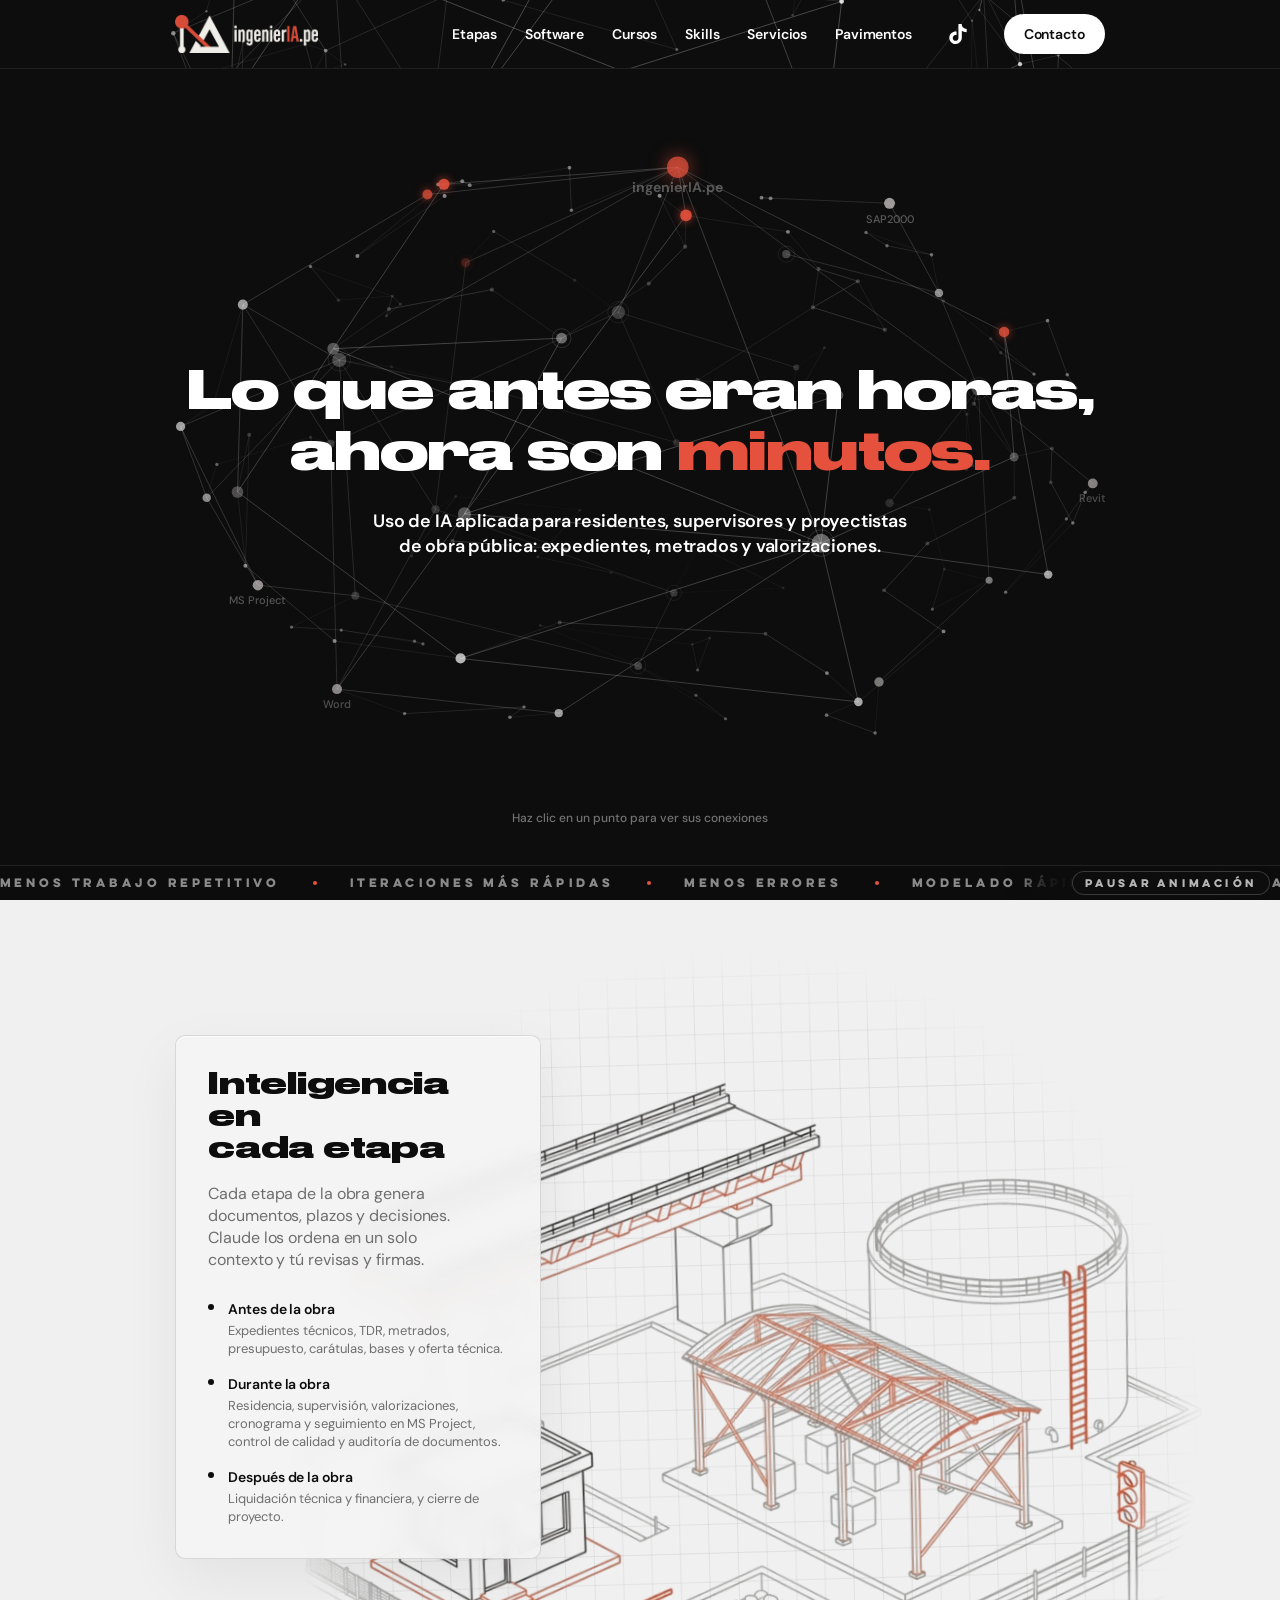
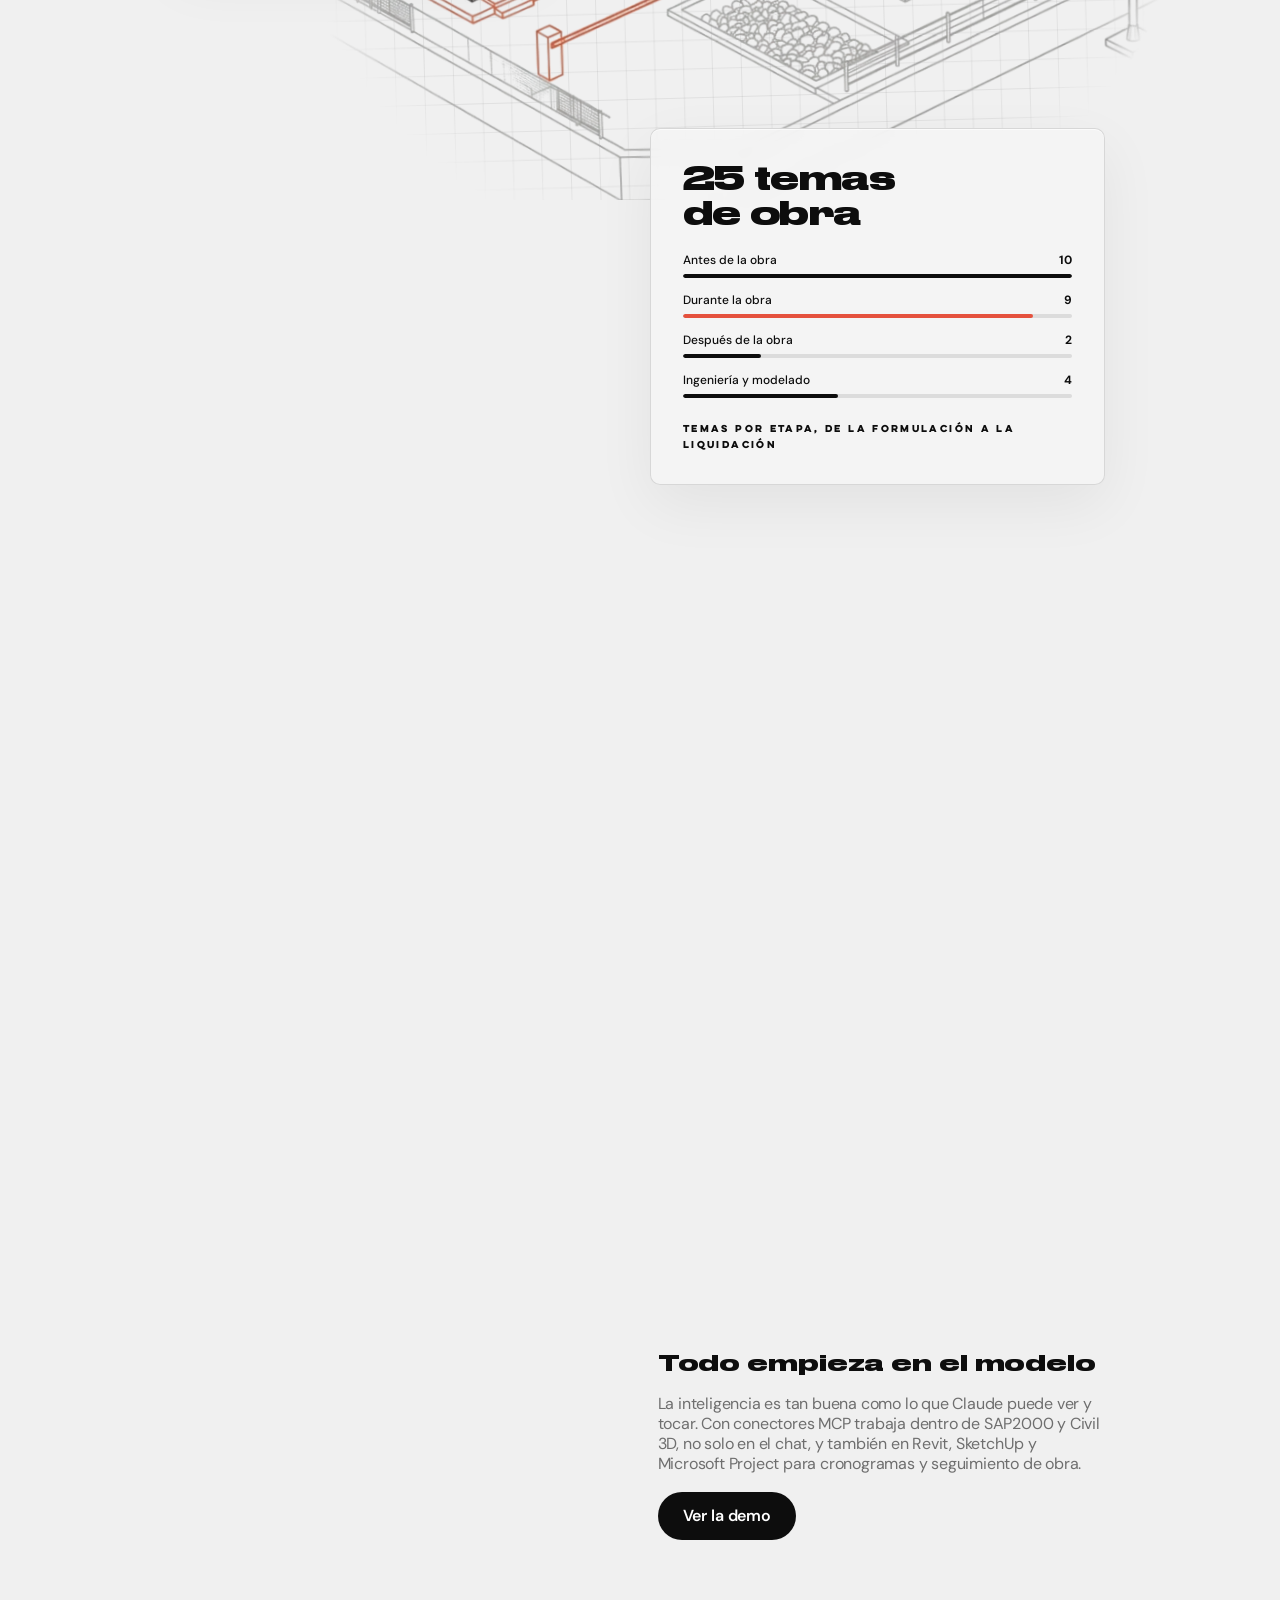
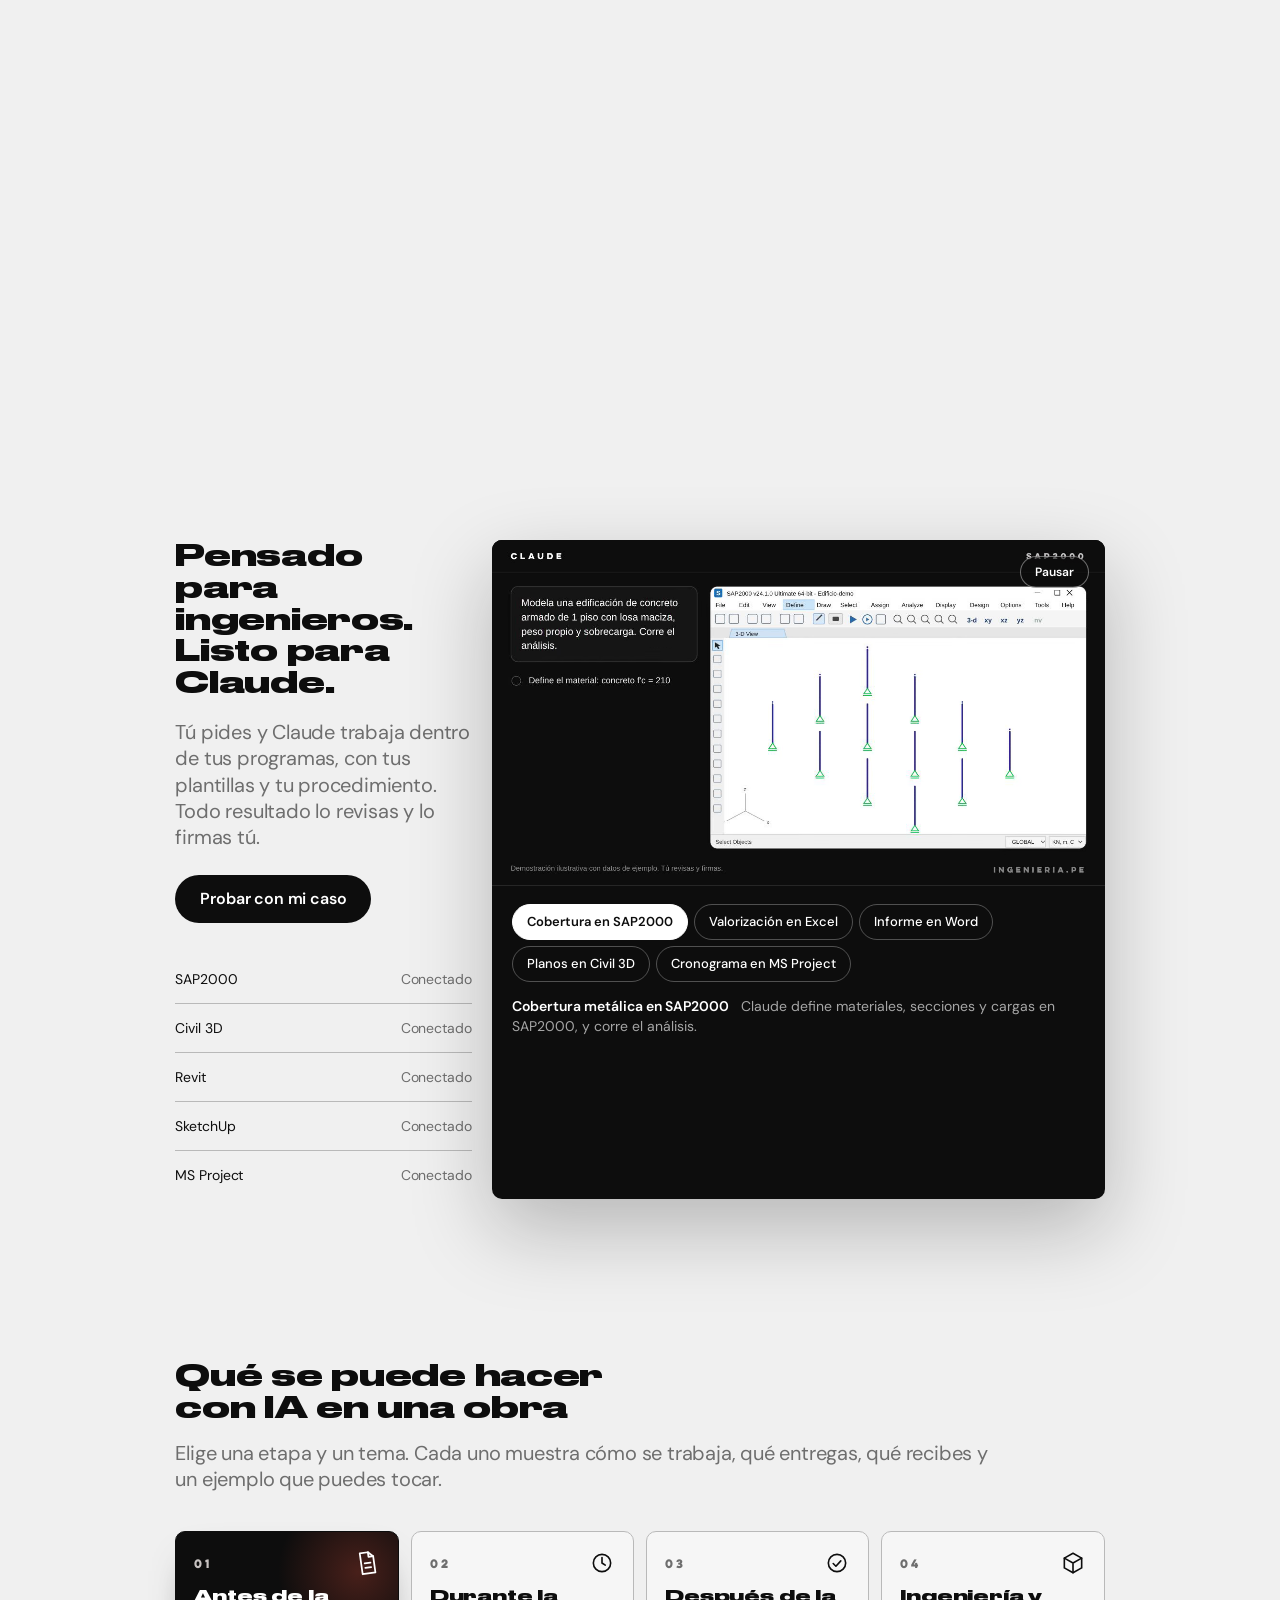
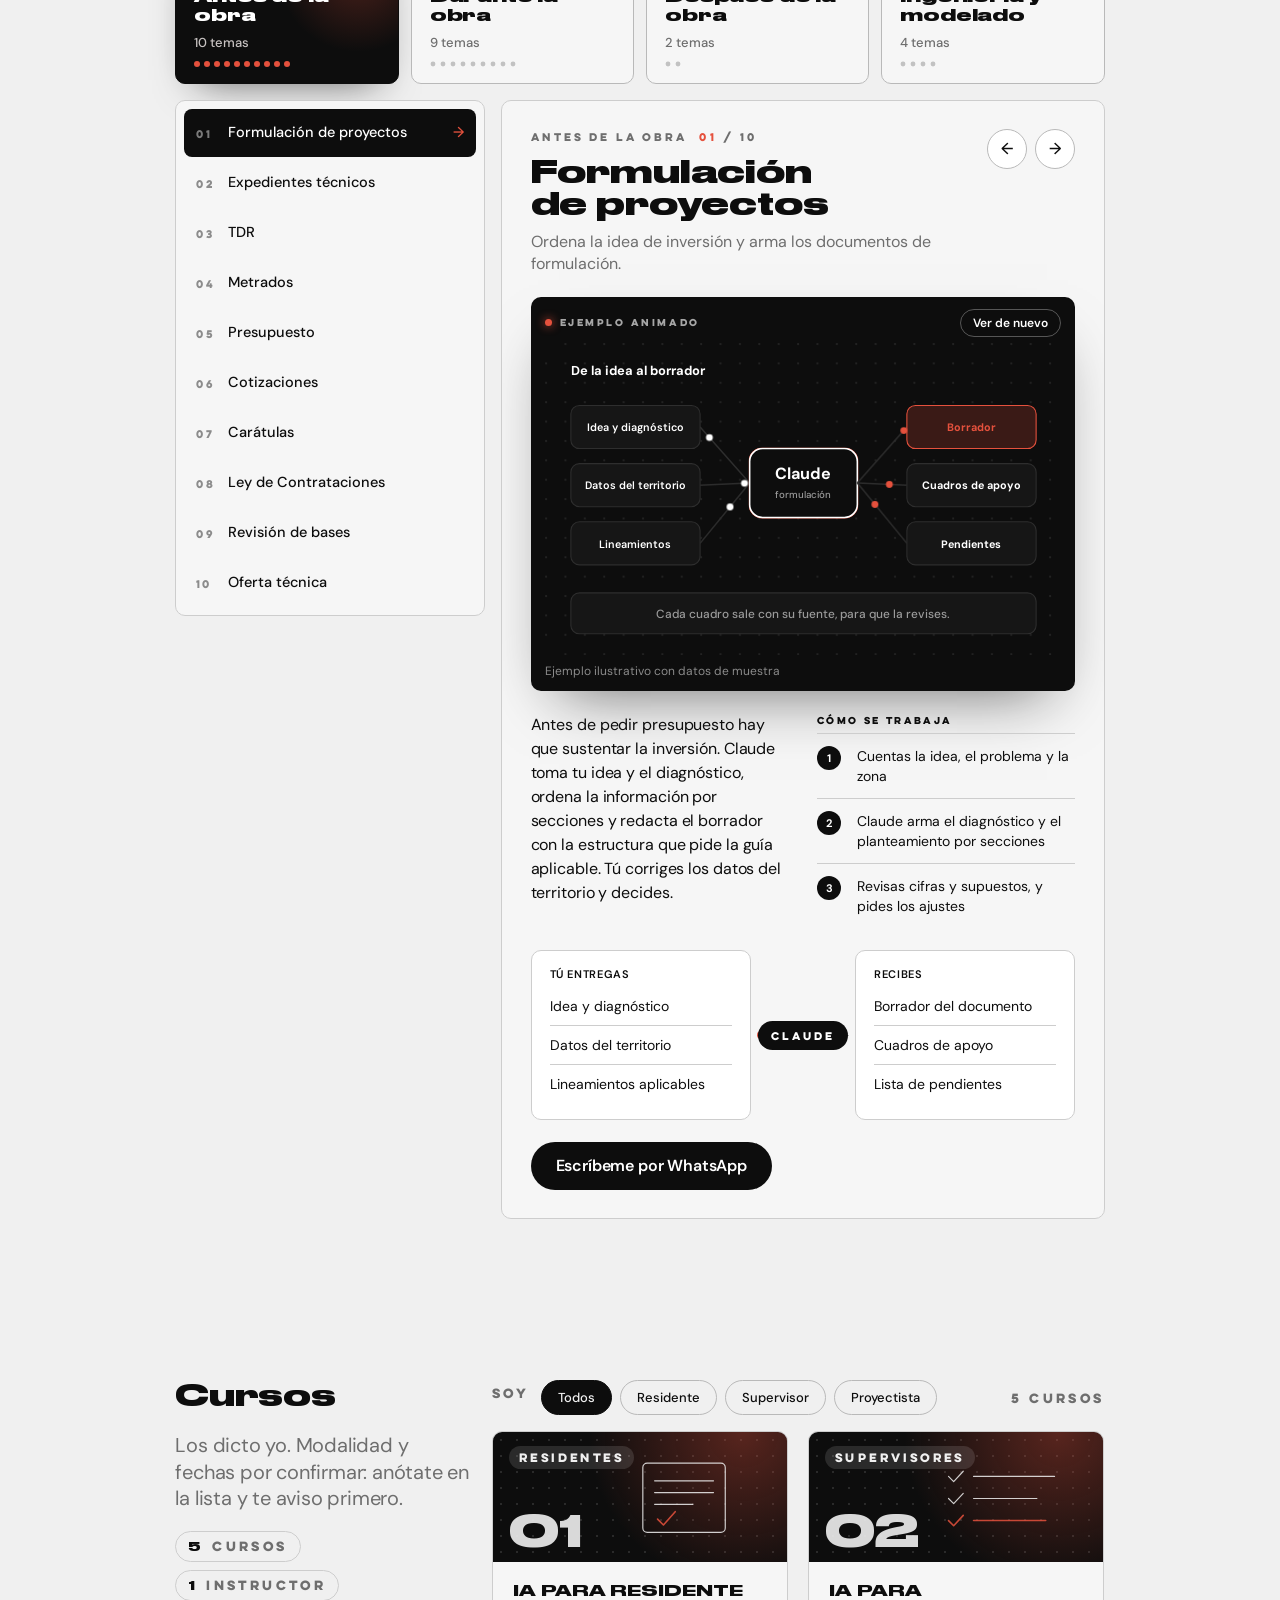
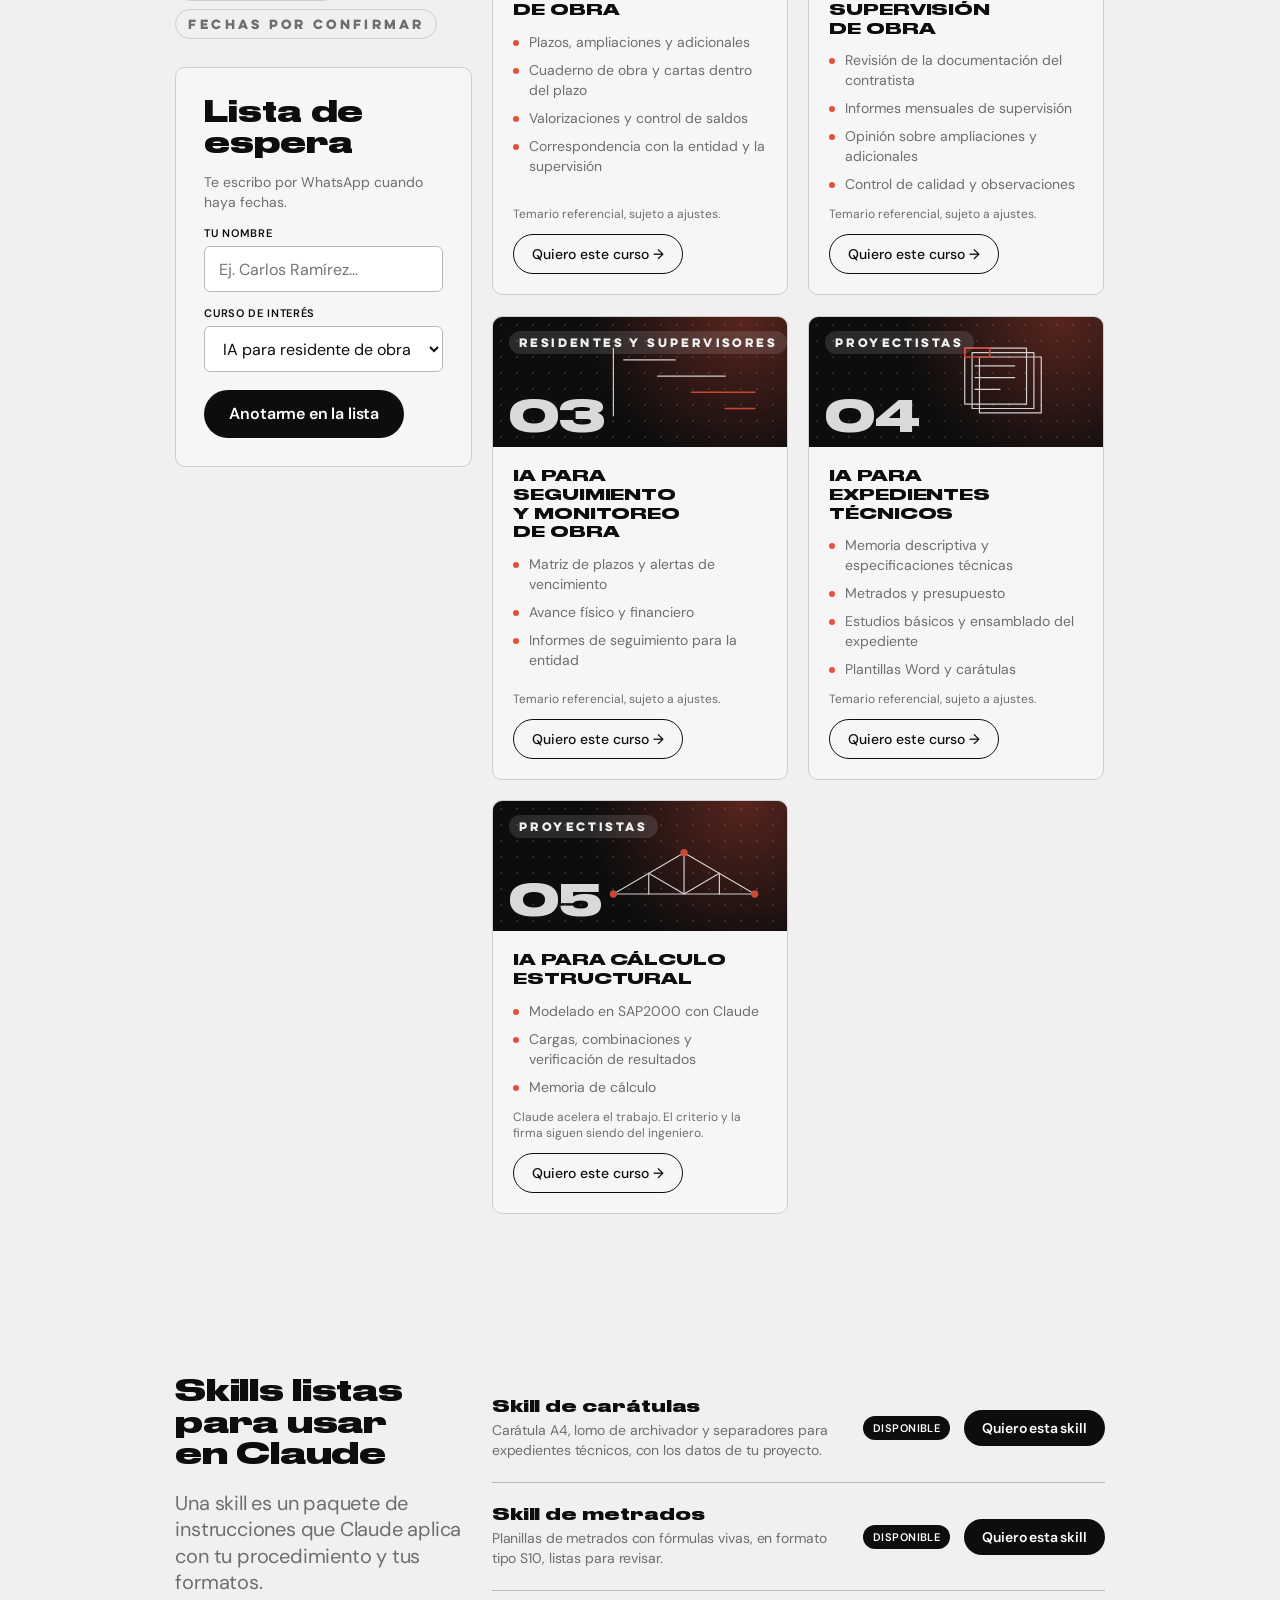
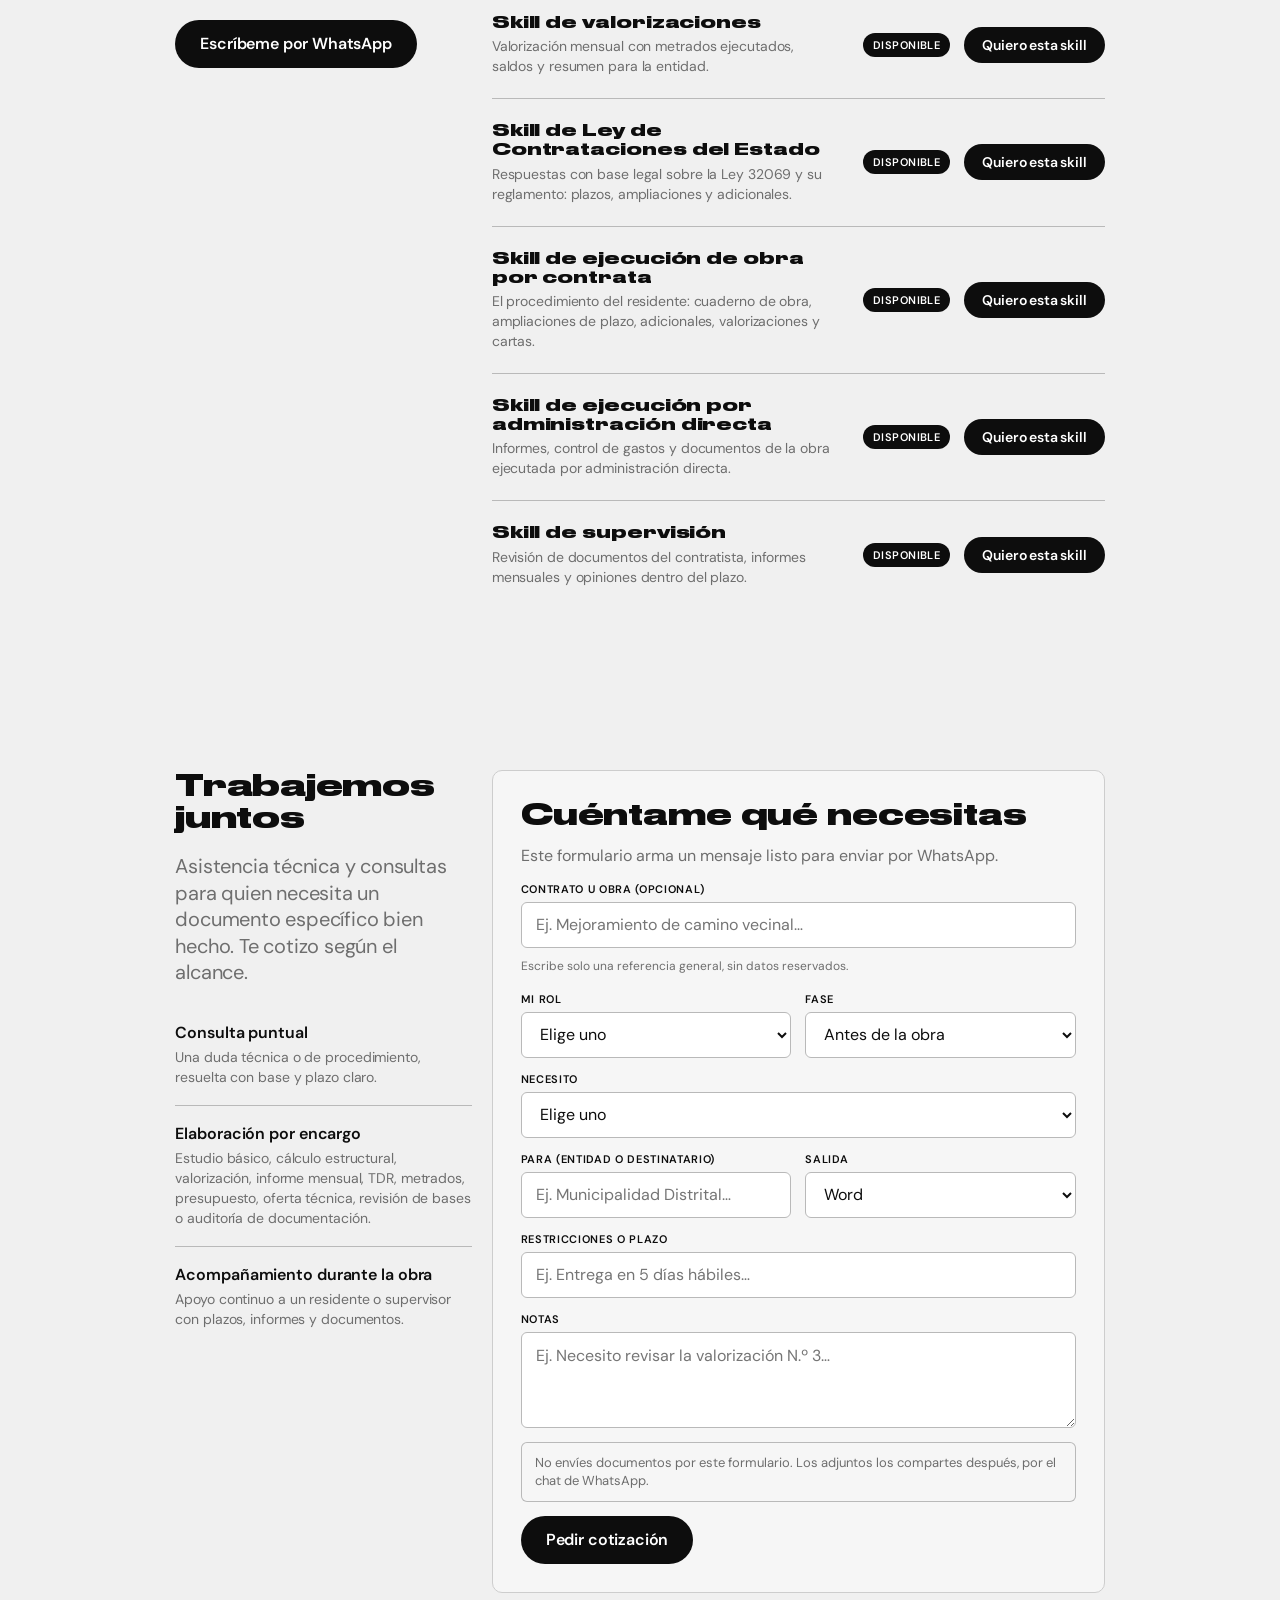
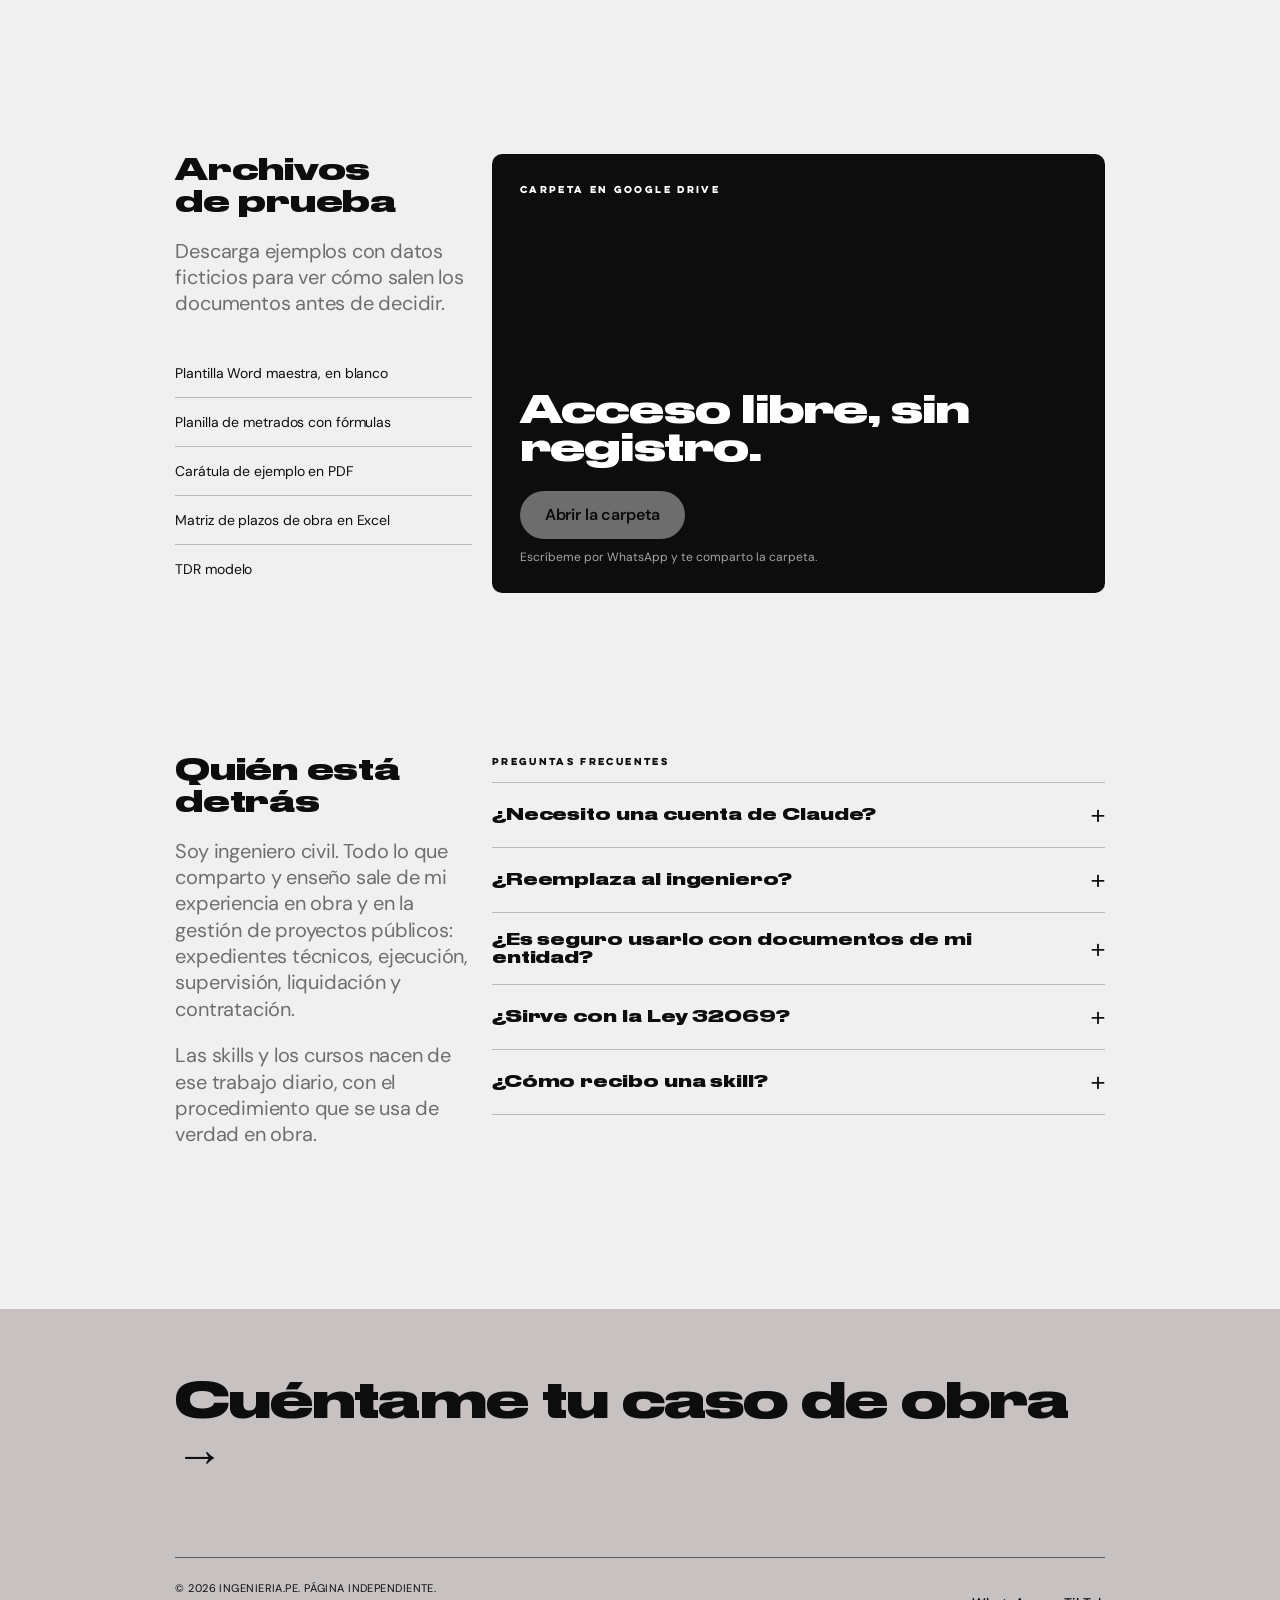
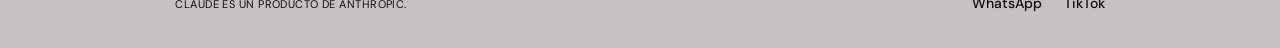
<file: index.html>
<!doctype html>
<html lang="es">
<head>
  <meta charset="utf-8">
  <meta name="viewport" content="width=device-width, initial-scale=1">
  <title>ingenierIA.pe | Lo que antes eran horas, ahora son minutos</title>
  <meta name="description" content="Skills, cursos y asistencia técnica con Claude para residentes, supervisores y consultores de obras públicas en el Perú.">
  <meta name="theme-color" content="#0D0D0D">
  <meta name="color-scheme" content="dark light">
  <meta property="og:type" content="website">
  <meta property="og:locale" content="es_PE">
  <meta property="og:title" content="ingenierIA.pe | Lo que antes eran horas, ahora son minutos">
  <meta property="og:description" content="Skills, cursos y asistencia técnica con Claude para residentes, supervisores y proyectistas de obra pública.">
  <script>document.documentElement.classList.add("js");</script>
  <link rel="icon" type="image/png" href="assets/img/simbolo.png">
  <link rel="preconnect" href="https://fonts.googleapis.com">
  <link rel="preconnect" href="https://fonts.gstatic.com" crossorigin>
  <link href="https://fonts.googleapis.com/css2?family=DM+Sans:opsz,wght@9..40,400;9..40,500;9..40,600;9..40,700&display=swap" rel="stylesheet">
  <link rel="preload" href="assets/fonts/web/druk-wide.woff2" as="font" type="font/woff2" crossorigin>
  <link rel="preload" href="assets/fonts/web/lulo-clean.woff2" as="font" type="font/woff2" crossorigin>
  <link rel="stylesheet" href="css/estilos.css">
</head>
<body>
<a class="skip" href="#contenido">Saltar al contenido</a>

<canvas id="orbita" aria-hidden="true"></canvas>

<header class="nav" id="nav">
  <canvas id="navgraph" aria-hidden="true"></canvas>
  <div class="nav__in">
    <a class="logo" translate="no" href="#inicio" aria-label="ingenierIA.pe, inicio"><img class="logo__d" src="assets/img/logo-oscuro.png" alt="ingenierIA.pe" width="143" height="38"><img class="logo__l" src="assets/img/logo-claro.png" alt="" width="143" height="38"></a>
    <nav class="nav__links" id="menu" aria-label="Principal">
      <a href="#capas">Etapas</a>
      <a href="#software">Software</a>
      <a href="#cursos">Cursos</a>
      <a href="#skills">Skills</a>
      <a href="#servicios">Servicios</a>
      <a href="pavimentos/">Pavimentos</a>
    </nav>
    <a class="nav__tt" href="https://www.tiktok.com/@ingenieria_pe" target="_blank" rel="noopener" aria-label="TikTok de ingenierIA.pe"><svg viewBox="0 0 24 24" width="20" height="20" aria-hidden="true" focusable="false"><path fill="currentColor" d="M12.525.02c1.31-.02 2.61-.01 3.91-.02.08 1.53.63 3.09 1.75 4.17 1.12 1.11 2.7 1.62 4.24 1.79v4.03c-1.44-.05-2.89-.35-4.2-.97-.57-.26-1.1-.59-1.62-.93-.01 2.92.01 5.84-.02 8.75-.08 1.4-.54 2.79-1.35 3.94-1.31 1.92-3.58 3.17-5.91 3.21-1.43.08-2.86-.31-4.08-1.03-2.02-1.19-3.44-3.37-3.65-5.71-.02-.5-.03-1-.01-1.49.18-1.9 1.12-3.72 2.58-4.96 1.66-1.44 3.98-2.13 6.15-1.72.02 1.48-.04 2.96-.04 4.44-.99-.32-2.15-.23-3.02.37-.63.41-1.11 1.04-1.36 1.75-.21.51-.15 1.07-.14 1.61.24 1.64 1.82 3.02 3.5 2.87 1.12-.01 2.19-.66 2.77-1.61.19-.33.4-.67.41-1.06.1-1.79.06-3.57.07-5.36.01-4.03-.01-8.05.02-12.07z"/></svg></a>
    <a class="pill js-wa" href="https://wa.me/51957252957?text=Hola%2C%20vi%20tu%20p%C3%A1gina%20ingenierIA.pe%20y%20quiero%20hacerte%20una%20consulta." target="_blank" rel="noopener">Contacto</a>
    <button class="nav__toggle" type="button" aria-expanded="false" aria-controls="menu" id="navToggle">Menú</button>
  </div>
</header>

<main id="contenido" tabindex="-1">

  <!-- Hero -->
  <section class="hero" id="inicio">
    <div class="hero__in">
      <h1 class="hero__h1"><span class="ln"><span>Lo que antes eran horas,</span></span><span class="ln"><span>ahora son <b class="hl">minutos.</b></span></span></h1>
      <div class="ln ln--sub"><p class="hero__sub"><span>Uso de IA aplicada para residentes, supervisores y proyectistas de obra pública: expedientes, metrados y valorizaciones.</span></p></div>
    </div>
    <div class="faja" role="group" aria-label="Menos trabajo repetitivo, iteraciones más rápidas, menos errores, modelado rápido, cada cifra con su sustento, tú decides y la IA ejecuta">
      <div class="faja__t"><div class="faja__g"><span class="faja__i">Menos trabajo repetitivo</span><i class="faja__s" aria-hidden="true"></i><span class="faja__i">Iteraciones más rápidas</span><i class="faja__s" aria-hidden="true"></i><span class="faja__i">Menos errores</span><i class="faja__s" aria-hidden="true"></i><span class="faja__i">Modelado rápido</span><i class="faja__s" aria-hidden="true"></i><span class="faja__i">Cada cifra con su sustento</span><i class="faja__s" aria-hidden="true"></i><span class="faja__i">Tú decides, la IA ejecuta</span><i class="faja__s" aria-hidden="true"></i><span class="faja__i">Menos trabajo repetitivo</span><i class="faja__s" aria-hidden="true"></i><span class="faja__i">Iteraciones más rápidas</span><i class="faja__s" aria-hidden="true"></i><span class="faja__i">Menos errores</span><i class="faja__s" aria-hidden="true"></i><span class="faja__i">Modelado rápido</span><i class="faja__s" aria-hidden="true"></i><span class="faja__i">Cada cifra con su sustento</span><i class="faja__s" aria-hidden="true"></i><span class="faja__i">Tú decides, la IA ejecuta</span><i class="faja__s" aria-hidden="true"></i></div><div class="faja__g" aria-hidden="true"><span class="faja__i">Menos trabajo repetitivo</span><i class="faja__s" aria-hidden="true"></i><span class="faja__i">Iteraciones más rápidas</span><i class="faja__s" aria-hidden="true"></i><span class="faja__i">Menos errores</span><i class="faja__s" aria-hidden="true"></i><span class="faja__i">Modelado rápido</span><i class="faja__s" aria-hidden="true"></i><span class="faja__i">Cada cifra con su sustento</span><i class="faja__s" aria-hidden="true"></i><span class="faja__i">Tú decides, la IA ejecuta</span><i class="faja__s" aria-hidden="true"></i><span class="faja__i">Menos trabajo repetitivo</span><i class="faja__s" aria-hidden="true"></i><span class="faja__i">Iteraciones más rápidas</span><i class="faja__s" aria-hidden="true"></i><span class="faja__i">Menos errores</span><i class="faja__s" aria-hidden="true"></i><span class="faja__i">Modelado rápido</span><i class="faja__s" aria-hidden="true"></i><span class="faja__i">Cada cifra con su sustento</span><i class="faja__s" aria-hidden="true"></i><span class="faja__i">Tú decides, la IA ejecuta</span><i class="faja__s" aria-hidden="true"></i></div></div>
      <button class="faja__p" type="button" id="pausaBtn" aria-pressed="false">Pausar animación</button>
    </div>
  </section>

  <div class="panel">

    <!-- Inteligencia en cada etapa: escena fija que cambia con el scroll -->
    <section class="scrolly" id="capas" aria-label="Inteligencia en cada etapa de la obra">
      <div class="scrolly__track" id="track">
        <div class="scrolly__stick">
          <svg id="escena" viewBox="130 70 760 600" role="img" aria-label="Una obra en vista isométrica con caseta, reservorio, puente, cobertura metálica y semáforo, y una pila de programas de ingeniería conectados a Claude"></svg>
        </div>

        <div class="scrolly__over">
          <figure class="fig-m" data-fig="site" aria-hidden="true"></figure>

          <article class="card card--layers">
            <h2>Inteligencia en<br>cada etapa</h2>
            <p class="lede">Cada etapa de la obra genera documentos, plazos y decisiones. Claude los ordena en un solo contexto y tú revisas y firmas.</p>
            <ul class="bul">
              <li><b>Antes de la obra</b><span>Expedientes técnicos, TDR, metrados, presupuesto, carátulas, bases y oferta técnica.</span></li>
              <li><b>Durante la obra</b><span>Residencia, supervisión, valorizaciones, cronograma y seguimiento en MS Project, control de calidad y auditoría de documentos.</span></li>
              <li><b>Después de la obra</b><span>Liquidación técnica y financiera, y cierre de proyecto.</span></li>
            </ul>
          </article>

          <article class="card card--stat" id="statCard">
            <h2><span id="statN">24</span> temas de obra</h2>
            <div class="bars" id="stageBars"></div>
            <p class="caps" id="statCap">De la formulación a la liquidación, con IA</p>
          </article>

          <figure class="fig-m" data-fig="stack" aria-hidden="true"></figure>

          <div class="model">
            <h3>Todo empieza en el modelo</h3>
            <p>La inteligencia es tan buena como lo que Claude puede ver y tocar. Con conectores MCP trabaja dentro de SAP2000 y Civil 3D, no solo en el chat, y también en Revit, SketchUp y Microsoft Project para cronogramas y seguimiento de obra.</p>
            <a class="btn" href="#software">Ver la demo</a>
          </div>
        </div>
      </div>
    </section>

    <!-- Demo en pantalla dividida -->
    <section class="sec" id="software">
      <div class="gc gc--split">
        <div class="split__txt">
          <h2>Pensado para ingenieros. Listo para Claude.</h2>
          <p>Tú pides y Claude trabaja dentro de tus programas, con tus plantillas y tu procedimiento. Todo resultado lo revisas y lo firmas tú.</p>
          <a class="btn js-wa" href="https://wa.me/51957252957?text=Hola%2C%20vi%20tu%20p%C3%A1gina%20ingenierIA.pe%20y%20quiero%20hacerte%20una%20consulta." target="_blank" rel="noopener">Probar con mi caso</a>
          <ul class="rows rows--sm" aria-label="Conectores">
            <li><span>SAP2000</span><em>Conectado</em></li>
            <li><span>Civil 3D</span><em>Conectado</em></li>
            <li><span>Revit</span><em>Conectado</em></li>
            <li><span>SketchUp</span><em>Conectado</em></li>
            <li><span>MS Project</span><em>Conectado</em></li>
          </ul>
        </div>
        <div class="demo">
          <div class="screen" id="demoScreen" role="tabpanel">
            <video id="demoVideo" muted loop playsinline preload="metadata" aria-label="Demostración en video"></video>
            <div class="slot" id="demoSlot">
              <div class="slot__split"><span>Claude</span><span id="slotApp">SAP2000</span></div>
              <p>Demo en preparación. <code id="slotFile" hidden>assets/video/sap2000-cobertura.mp4</code></p>
            </div>
            <button class="pause" type="button" id="demoToggle" hidden>Pausar</button>
          </div>
          <div class="demo__bar">
            <div class="tabs" role="tablist" aria-label="Elige una demostración" id="demoTabs">
              <button class="tab" role="tab" aria-selected="true" aria-controls="demoScreen" data-demo="sap">Cobertura en SAP2000</button>
              <button class="tab" role="tab" aria-selected="false" aria-controls="demoScreen" data-demo="excel">Valorización en Excel</button>
              <button class="tab" role="tab" aria-selected="false" aria-controls="demoScreen" data-demo="word">Informe en Word</button>
              <button class="tab" role="tab" aria-selected="false" aria-controls="demoScreen" data-demo="civil">Planos en Civil 3D</button>
              <button class="tab" role="tab" aria-selected="false" aria-controls="demoScreen" data-demo="project">Cronograma en MS Project</button>
            </div>
            <p class="demo__cap"><b id="demoName">Cobertura metálica en SAP2000</b> <span id="demoCap">Claude define materiales, secciones y cargas en SAP2000, y corre el análisis.</span></p>
          </div>
        </div>
      </div>
    </section>

    <!-- Qué se puede hacer -->
    <section class="sec" id="catalogo">
      <div class="gc">
        <div class="cat__head">
          <h2>Qué se puede hacer con IA en una obra</h2>
          <p>Elige una etapa y un tema. Cada uno muestra cómo se trabaja, qué entregas, qué recibes y un ejemplo que puedes tocar.</p>
        </div>
        <div class="cat">
          <div class="cat__stages" role="tablist" aria-label="Etapa de la obra" id="etapaTabs"></div>
          <div class="cat__body">
            <div class="cat__list" role="tablist" aria-orientation="vertical" aria-label="Tema" id="temaChips"></div>
            <div class="cat__main" id="catMain">
              <div class="tema" id="temaPanel" aria-live="polite"></div>
            </div>
          </div>
        </div>
      </div>
    </section>

    <!-- Cursos -->
    <section class="sec" id="cursos">
      <div class="gc gc--split gc--cursos">
        <div class="split__txt">
          <h2>Cursos</h2>
          <p>Los dicto yo. Modalidad y fechas por confirmar: anótate en la lista y te aviso primero.</p>
          <ul class="cstats" aria-label="Datos de los cursos"><li><b>5</b> cursos</li><li><b>1</b> instructor</li><li>Fechas por confirmar</li></ul>
          <form class="box form" id="formCurso" novalidate>
            <h3>Lista de espera</h3>
            <p class="muted">Te escribo por WhatsApp cuando haya fechas.</p>
            <div class="field">
              <label for="cNombre">Tu nombre</label>
              <input id="cNombre" name="nombre" type="text" autocomplete="name" placeholder="Ej. Carlos Ramírez…" required>
              <span class="err" aria-live="polite"></span>
            </div>
            <div class="field">
              <label for="cCurso">Curso de interés</label>
              <select id="cCurso" name="curso">
                <option>IA para residente de obra</option>
                <option>IA para supervisión de obra</option>
                <option>IA para seguimiento y monitoreo de obra</option>
                <option>IA para expedientes técnicos</option>
                <option>IA para cálculo estructural</option>
                <option>Cualquiera, avísame de todos</option>
              </select>
            </div>
            <button class="btn" type="submit">Anotarme en la lista</button>
          </form>
        </div>
        <div class="cwrap">
          <div class="cfilter" role="group" aria-label="Filtrar cursos por rol">
            <span class="lbl">Soy</span>
            <button type="button" aria-pressed="true" data-rol="todos">Todos</button>
            <button type="button" aria-pressed="false" data-rol="res">Residente</button>
            <button type="button" aria-pressed="false" data-rol="sup">Supervisor</button>
            <button type="button" aria-pressed="false" data-rol="proy">Proyectista</button>
            <span class="cfilter__n" id="cCount" aria-live="polite">5 cursos</span>
          </div>
          <div class="cgrid" id="cursosList">
          <article class="ccard" data-curso="IA para residente de obra" data-roles="res" style="--i:0">
            <div class="ccard__cover"><span class="ccard__n">01</span><span class="ccard__tag">Residentes</span><svg viewBox="0 0 280 120" aria-hidden="true" class="ccard__art"><path class="m-draw" pathLength="1" style="--d:0" d="M90 14h100a6 6 0 0 1 6 6v82a6 6 0 0 1-6 6H90a6 6 0 0 1-6-6V20a6 6 0 0 1 6-6z"/><path class="m-draw" pathLength="1" style="--d:1" d="M100 38h80"/><path class="m-draw" pathLength="1" style="--d:2" d="M100 54h80"/><path class="m-draw" pathLength="1" style="--d:3" d="M100 70h52"/><path class="m-draw r" pathLength="1" style="--d:4" d="M104 90l8 8 16-18"/></svg></div>
            <div class="ccard__body">
              <h3>IA para residente de obra</h3>
              <ul><li>Plazos, ampliaciones y adicionales</li><li>Cuaderno de obra y cartas dentro del plazo</li><li>Valorizaciones y control de saldos</li><li>Correspondencia con la entidad y la supervisión</li></ul>
              <p class="ccard__note">Temario referencial, sujeto a ajustes.</p>
              <button class="ccard__cta" type="button">Quiero este curso <span aria-hidden="true">&rarr;</span></button>
            </div>
          </article>
          <article class="ccard" data-curso="IA para supervisión de obra" data-roles="sup" style="--i:1">
            <div class="ccard__cover"><span class="ccard__n">02</span><span class="ccard__tag">Supervisores</span><svg viewBox="0 0 280 120" aria-hidden="true" class="ccard__art"><path class="m-draw" pathLength="1" style="--d:0" d="M70 32l7 7 13-14"/><path class="m-draw" pathLength="1" style="--d:1" d="M104 32h110"/><path class="m-draw" pathLength="1" style="--d:2" d="M70 62l7 7 13-14"/><path class="m-draw" pathLength="1" style="--d:3" d="M104 62h86"/><path class="m-draw r" pathLength="1" style="--d:4" d="M70 92l7 7 13-14"/><path class="m-draw r" pathLength="1" style="--d:5" d="M104 92h98"/></svg></div>
            <div class="ccard__body">
              <h3>IA para supervisión de obra</h3>
              <ul><li>Revisión de la documentación del contratista</li><li>Informes mensuales de supervisión</li><li>Opinión sobre ampliaciones y adicionales</li><li>Control de calidad y observaciones</li></ul>
              <p class="ccard__note">Temario referencial, sujeto a ajustes.</p>
              <button class="ccard__cta" type="button">Quiero este curso <span aria-hidden="true">&rarr;</span></button>
            </div>
          </article>
          <article class="ccard" data-curso="IA para seguimiento y monitoreo de obra" data-roles="res sup" style="--i:2">
            <div class="ccard__cover"><span class="ccard__n">03</span><span class="ccard__tag">Residentes y supervisores</span><svg viewBox="0 0 280 120" aria-hidden="true" class="ccard__art"><path class="m-draw" pathLength="1" style="--d:0" d="M44 14v92"/><path class="m-draw" pathLength="1" style="--d:1" d="M58 30h70"/><path class="m-draw" pathLength="1" style="--d:2" d="M104 52h92"/><path class="m-draw r" pathLength="1" style="--d:3" d="M150 74h86"/><path class="m-draw r" pathLength="1" style="--d:4" d="M196 96h40"/></svg></div>
            <div class="ccard__body">
              <h3>IA para seguimiento y monitoreo de obra</h3>
              <ul><li>Matriz de plazos y alertas de vencimiento</li><li>Avance físico y financiero</li><li>Informes de seguimiento para la entidad</li></ul>
              <p class="ccard__note">Temario referencial, sujeto a ajustes.</p>
              <button class="ccard__cta" type="button">Quiero este curso <span aria-hidden="true">&rarr;</span></button>
            </div>
          </article>
          <article class="ccard" data-curso="IA para expedientes técnicos" data-roles="proy" style="--i:3">
            <div class="ccard__cover"><span class="ccard__n">04</span><span class="ccard__tag">Proyectistas</span><svg viewBox="0 0 280 120" aria-hidden="true" class="ccard__art"><path class="m-draw" pathLength="1" style="--d:2" d="M112 26h84v76h-84z"/><path class="m-draw" pathLength="1" style="--d:1" d="M102 20h84v76h-84z"/><path class="m-draw" pathLength="1" style="--d:0" d="M92 14h84v76H92z"/><path class="m-draw" pathLength="1" style="--d:3" d="M106 38h54M106 54h54M106 70h34"/><path class="m-draw r" pathLength="1" style="--d:4" d="M92 14h34v12H92z"/></svg></div>
            <div class="ccard__body">
              <h3>IA para expedientes técnicos</h3>
              <ul><li>Memoria descriptiva y especificaciones técnicas</li><li>Metrados y presupuesto</li><li>Estudios básicos y ensamblado del expediente</li><li>Plantillas Word y carátulas</li></ul>
              <p class="ccard__note">Temario referencial, sujeto a ajustes.</p>
              <button class="ccard__cta" type="button">Quiero este curso <span aria-hidden="true">&rarr;</span></button>
            </div>
          </article>
          <article class="ccard" data-curso="IA para cálculo estructural" data-roles="proy" style="--i:4">
            <div class="ccard__cover"><span class="ccard__n">05</span><span class="ccard__tag">Proyectistas</span><svg viewBox="0 0 280 120" aria-hidden="true" class="ccard__art"><path class="m-draw" pathLength="1" style="--d:0" d="M44 98h192"/><path class="m-draw" pathLength="1" style="--d:1" d="M44 98L140 42l96 56"/><path class="m-draw" pathLength="1" style="--d:2" d="M92 98V70M140 98V42M188 98V70"/><path class="m-draw" pathLength="1" style="--d:3" d="M92 70l48 28M188 70l-48 28"/><circle class="m-pop" cx="140" cy="42" r="5" fill="#E5513D"/><circle class="m-pop" cx="44" cy="98" r="5" fill="#E5513D"/><circle class="m-pop" cx="236" cy="98" r="5" fill="#E5513D"/></svg></div>
            <div class="ccard__body">
              <h3>IA para cálculo estructural</h3>
              <ul><li>Modelado en SAP2000 con Claude</li><li>Cargas, combinaciones y verificación de resultados</li><li>Memoria de cálculo</li></ul>
              <p class="ccard__note">Claude acelera el trabajo. El criterio y la firma siguen siendo del ingeniero.</p>
              <button class="ccard__cta" type="button">Quiero este curso <span aria-hidden="true">&rarr;</span></button>
            </div>
          </article>
          </div>
        </div>
      </div>
    </section>

    <!-- Skills -->
    <section class="sec" id="skills">
      <div class="gc gc--split">
        <div class="split__txt">
          <h2>Skills listas para usar en Claude</h2>
          <p>Una skill es un paquete de instrucciones que Claude aplica con tu procedimiento y tus formatos.</p>
          <a class="btn js-wa" href="https://wa.me/51957252957?text=Hola%2C%20vi%20tu%20p%C3%A1gina%20ingenierIA.pe%20y%20quiero%20hacerte%20una%20consulta." target="_blank" rel="noopener">Escríbeme por WhatsApp</a>
        </div>
        <ul class="rows rows--skills" id="skillsList"></ul>
      </div>
    </section>

    <!-- Servicios -->
    <section class="sec" id="servicios">
      <div class="gc gc--split">
        <div class="split__txt">
          <h2>Trabajemos juntos</h2>
          <p>Asistencia técnica y consultas para quien necesita un documento específico bien hecho. Te cotizo según el alcance.</p>
          <ul class="rows rows--def">
            <li><b>Consulta puntual</b><span>Una duda técnica o de procedimiento, resuelta con base y plazo claro.</span></li>
            <li><b>Elaboración por encargo</b><span>Estudio básico, cálculo estructural, valorización, informe mensual, TDR, metrados, presupuesto, oferta técnica, revisión de bases o auditoría de documentación.</span></li>
            <li><b>Acompañamiento durante la obra</b><span>Apoyo continuo a un residente o supervisor con plazos, informes y documentos.</span></li>
          </ul>
        </div>
        <form class="box form" id="formServ" novalidate>
          <h3>Cuéntame qué necesitas</h3>
          <p class="muted">Este formulario arma un mensaje listo para enviar por WhatsApp.</p>
          <div class="field">
            <label for="sContrato">Contrato u obra (opcional)</label>
            <input id="sContrato" name="contrato" type="text" autocomplete="off" placeholder="Ej. Mejoramiento de camino vecinal…">
            <small>Escribe solo una referencia general, sin datos reservados.</small>
          </div>
          <div class="form__row">
            <div class="field">
              <label for="sRol">Mi rol</label>
              <select id="sRol" name="rol" required>
                <option value="">Elige uno</option>
                <option>Residente</option><option>Supervisor</option><option>Consultor</option><option>Entidad</option><option>Otro</option>
              </select>
              <span class="err" aria-live="polite"></span>
            </div>
            <div class="field">
              <label for="sFase">Fase</label>
              <select id="sFase" name="fase">
                <option>Antes de la obra</option><option>Durante la obra</option><option>Después de la obra</option>
              </select>
            </div>
          </div>
          <div class="field">
            <label for="sNecesito">Necesito</label>
            <select id="sNecesito" name="necesito" required>
              <option value="">Elige uno</option>
              <option>Una consulta</option>
              <option>Estudio básico</option>
              <option>Cálculo estructural</option>
              <option>Valorización</option>
              <option>Informe mensual</option>
              <option>TDR</option>
              <option>Expediente técnico</option>
              <option>Metrados y presupuesto</option>
              <option>Cotizaciones</option>
              <option>Oferta técnica</option>
              <option>Revisión de bases</option>
              <option>Auditoría de documentación</option>
              <option>Otro</option>
            </select>
            <span class="err" aria-live="polite"></span>
          </div>
          <div class="form__row">
            <div class="field">
              <label for="sPara">Para (entidad o destinatario)</label>
              <input id="sPara" name="para" type="text" autocomplete="off" placeholder="Ej. Municipalidad Distrital…">
            </div>
            <div class="field">
              <label for="sSalida">Salida</label>
              <select id="sSalida" name="salida">
                <option>Word</option><option>Excel</option><option>PDF</option><option>Otro</option>
              </select>
            </div>
          </div>
          <div class="field">
            <label for="sRestr">Restricciones o plazo</label>
            <input id="sRestr" name="restr" type="text" autocomplete="off" placeholder="Ej. Entrega en 5 días hábiles…">
          </div>
          <div class="field">
            <label for="sNotas">Notas</label>
            <textarea id="sNotas" name="notas" autocomplete="off" placeholder="Ej. Necesito revisar la valorización N.º 3…"></textarea>
          </div>
          <p class="warnbox">No envíes documentos por este formulario. Los adjuntos los compartes después, por el chat de WhatsApp.</p>
          <button class="btn" type="submit">Pedir cotización</button>
        </form>
      </div>
    </section>

    <!-- Archivos de prueba -->
    <section class="sec" id="recursos">
      <div class="gc gc--split">
        <div class="split__txt">
          <h2>Archivos de prueba</h2>
          <p>Descarga ejemplos con datos ficticios para ver cómo salen los documentos antes de decidir.</p>
          <ul class="rows rows--sm">
            <li><span>Plantilla Word maestra, en blanco</span></li>
            <li><span>Planilla de metrados con fórmulas</span></li>
            <li><span>Carátula de ejemplo en PDF</span></li>
            <li><span>Matriz de plazos de obra en Excel</span></li>
            <li><span>TDR modelo</span></li>
          </ul>
        </div>
        <div class="black black--drive">
          <p class="lbl lbl--w">Carpeta en Google Drive</p>
          <div>
            <p class="big big--sm">Acceso libre, sin registro.</p>
            <a class="btn btn--w" id="driveBtn" href="#" target="_blank" rel="noopener">Abrir la carpeta</a>
            <p class="fine fine--w" id="driveNote" hidden>Escríbeme por WhatsApp y te comparto la carpeta.</p>
          </div>
        </div>
      </div>
    </section>

    <!-- Sobre mí y preguntas frecuentes -->
    <section class="sec sec--last" id="sobre">
      <div class="gc gc--split">
        <div class="split__txt">
          <h2>Quién está detrás</h2>
          <p>Soy ingeniero civil. Todo lo que comparto y enseño sale de mi experiencia en obra y en la gestión de proyectos públicos: expedientes técnicos, ejecución, supervisión, liquidación y contratación.</p>
          <p>Las skills y los cursos nacen de ese trabajo diario, con el procedimiento que se usa de verdad en obra.</p>
        </div>
        <div class="faq">
          <p class="lbl">Preguntas frecuentes</p>
          <details><summary>¿Necesito una cuenta de Claude?</summary><p>Sí. Las skills se usan dentro de Claude. Si tienes dudas sobre qué plan te conviene, escríbeme y lo vemos según tu uso.</p></details>
          <details><summary>¿Reemplaza al ingeniero?</summary><p>No. Claude acelera el borrador y las verificaciones. El criterio técnico, la revisión y la firma son del ingeniero.</p></details>
          <details><summary>¿Es seguro usarlo con documentos de mi entidad?</summary><p>Depende de la política de tu entidad. Recomiendo no subir datos personales ni información reservada, y revisar siempre el resultado.</p></details>
          <details><summary>¿Sirve con la Ley&nbsp;32069?</summary><p>Las skills de contrataciones se basan en la Ley&nbsp;32069 y su reglamento (DS&nbsp;009-2025-EF). Verifica siempre contra la norma vigente.</p></details>
          <details><summary>¿Cómo recibo una skill?</summary><p>Coordinamos la entrega y el pago por WhatsApp. Te explico cómo instalarla en tu cuenta.</p></details>
        </div>
      </div>
    </section>

  </div>
</main>

<footer class="contact" id="contacto">
  <div class="gc contact__in">
    <a class="contact__link js-wa" href="https://wa.me/51957252957?text=Hola%2C%20vi%20tu%20p%C3%A1gina%20ingenierIA.pe%20y%20quiero%20hacerte%20una%20consulta." target="_blank" rel="noopener">Cuéntame tu caso de obra <span aria-hidden="true">&rarr;</span></a>
    <div class="contact__bar">
      <div class="legal">
        <p>© <span id="year">2026</span> <span translate="no">ingenierIA.pe</span>. Página independiente.</p>
        <p>Claude es un producto de Anthropic.</p>
      </div>
      <nav id="redes" aria-label="Contacto y redes"></nav>
    </div>
  </div>
</footer>

<script src="js/orbita.js"></script>
<script src="js/cursor.js"></script>
<script src="js/escena.js"></script>
<script src="js/detalle.js"></script>
  <script src="js/main.js"></script>
</body>
</html>
</file>
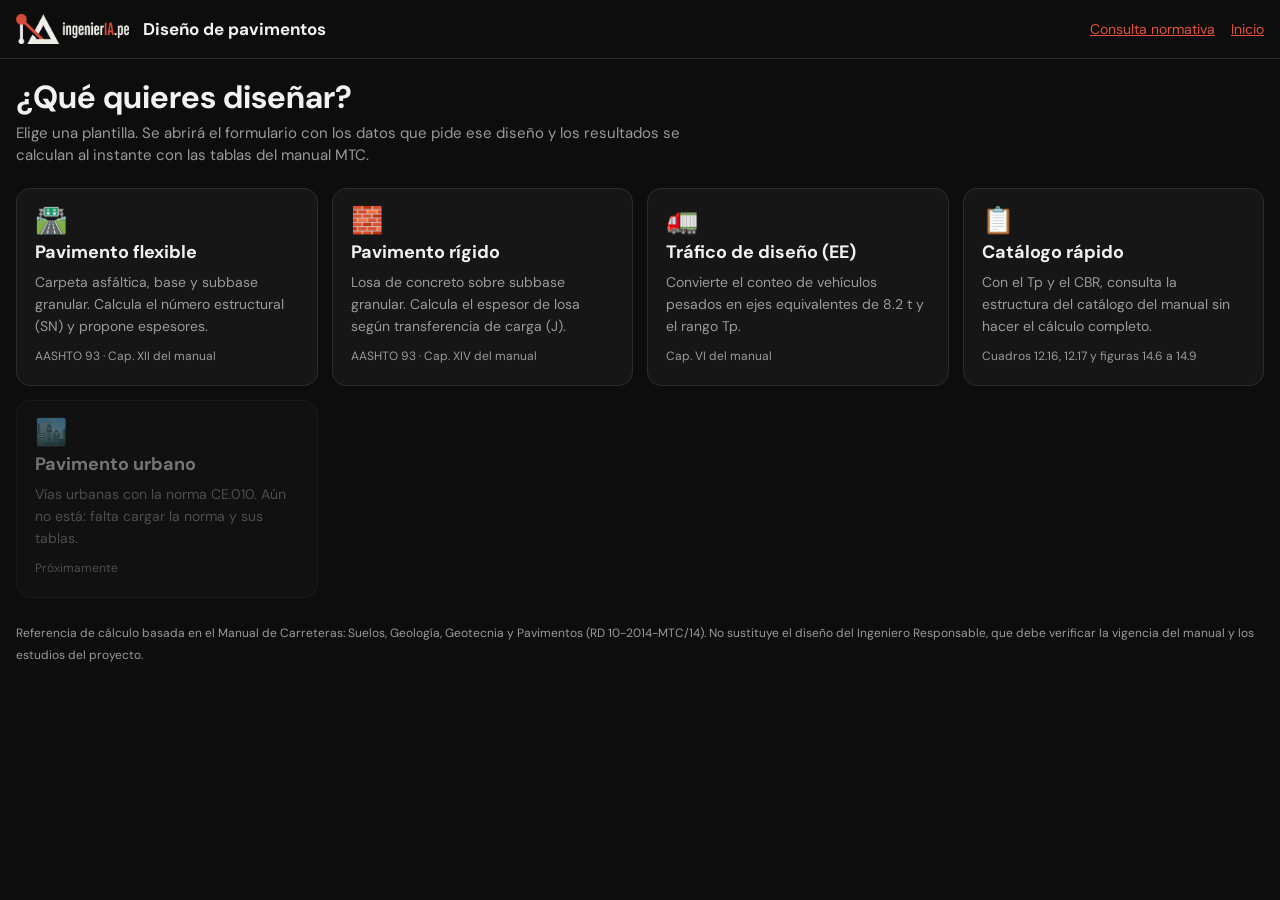
<file: pavimentos/index.html>
<!doctype html>
<html lang="es">
<head>
<meta charset="utf-8">
<meta name="viewport" content="width=device-width, initial-scale=1">
<title>Diseño de pavimentos | ingenierIA.pe</title>
<meta name="description" content="Elige qué pavimento diseñar (flexible, rígido, tráfico de diseño) y completa el formulario. Cálculo según el Manual de Carreteras MTC 2014.">
<link rel="icon" type="image/png" href="../assets/img/simbolo.png">
<link href="https://fonts.googleapis.com/css2?family=DM+Sans:opsz,wght@9..40,400;9..40,500;9..40,700&display=swap" rel="stylesheet">
<link rel="stylesheet" href="css/pavimentos.css">
</head>
<body>
<header class="top">
  <img src="../assets/img/logo-oscuro.png" alt="ingenierIA.pe" width="120" height="32">
  <span class="ttl">Diseño de pavimentos</span>
  <nav class="links" aria-label="Secciones">
    <a href="consulta.html">Consulta normativa</a>
    <a href="../">Inicio</a>
  </nav>
</header>
<main class="wrap" id="app" aria-live="polite">
  <p class="vac">Cargando tablas del manual…</p>
</main>
<script src="js/calc.js"></script>
<script src="js/memoria.js"></script>
<script src="js/app.js"></script>
</body>
</html>
</file>
<file: css/estilos.css>
/* ingenierIA.pe v2 - estilos
   Diseño tomado de Aria Networks: hero casi negro con animación, panel gris claro que lo cubre,
   escena fija con tarjetas flotantes, tarjeta negra para el video, calculadora, y pie taupe.
   Titulares en serif, texto en DM Sans, botones en píldora negra, acento rojo anaranjado. */

@font-face { font-family: "Druk Wide"; src: url("../assets/fonts/web/druk-wide.woff2") format("woff2"); font-weight: 700; font-display: swap; }
@font-face { font-family: "Lulo Clean"; src: url("../assets/fonts/web/lulo-clean.woff2") format("woff2"); font-weight: 700; font-display: swap; }

:root {
  --dark: #0D0D0D;
  --light: #F0F0F0;
  --card: #F6F6F6;
  --line: #CDCDCD;
  --line-2: #B9B9B9;
  --grey: #6E6E6E;
  --red: #E5513D;
  --taupe: #C7C2C1;
  --f-d: "Druk Wide", "Arial Black", Impact, sans-serif;
  --f-w: "Druk Wide", "Arial Black", sans-serif;
  --f-c: "Lulo Clean", "Arial Black", sans-serif;
  --f-b: "DM Sans", "Helvetica Neue", Helvetica, Arial, sans-serif;
  --mx: clamp(20px, 13.7vw, 300px);
  --gap: 20px;
  --r: 10px;
}

*, *::before, *::after { box-sizing: border-box; }
html { color-scheme: dark; scroll-padding-top: 76px; scroll-behavior: smooth; -webkit-text-size-adjust: 100%; background: var(--dark); }
body { margin: 0; background: var(--dark); color: #fff; font: 400 16px/24px var(--f-b); -webkit-font-smoothing: antialiased; }
img, svg, video { display: block; max-width: 100%; }
[hidden] { display: none !important; }
h1, h2, h3 { font-family: var(--f-d); font-weight: 700; margin: 0; }
h2 { font-size: clamp(24px, 2.3vw, 34px); line-height: 1.08; letter-spacing: -.01em; }
h3 { font-size: clamp(20px, 1.7vw, 25px); line-height: 1.1; letter-spacing: -.005em; }
p { margin: 0; }
a { color: inherit; }
code { font: 500 .85em ui-monospace, Consolas, monospace; background: rgba(255,255,255,.1); padding: 2px 6px; border-radius: 6px; }
[id] { scroll-margin-top: 76px; }
:focus-visible { outline: 2px solid var(--red); outline-offset: 3px; border-radius: 6px; }
::selection { background: var(--dark); color: #fff; }

/* ---------- Navegación (se invierte sobre fondos claros) ---------- */
.nav { position: fixed; z-index: 60; top: 0; left: 0; right: 0; color: #fff; background: #0D0D0D; border-bottom: 1px solid rgba(255,255,255,.08); transition: color .3s, transform .45s cubic-bezier(.16, 1, .3, 1); }
.nav.is-hid { transform: translateY(-110%); }
#navgraph { position: absolute; inset: 0; width: 100%; height: 100%; pointer-events: none; -webkit-mask-image: linear-gradient(90deg, transparent, #000 18%, #000 82%, transparent); mask-image: linear-gradient(90deg, transparent, #000 18%, #000 82%, transparent); }
.nav__in { position: relative; display: flex; align-items: center; gap: 28px; padding: 14px var(--mx); }
.logo { display: block; margin-right: auto; line-height: 0; }
.logo img { height: 38px; width: auto; }
.logo__l { display: none; }
.nav__links { display: flex; gap: 28px; }
.nav__links a { font: 600 14px/15px var(--f-b); letter-spacing: -.14px; text-decoration: none; padding: 12px 0; position: relative; }
.nav__links a::after { content: ""; position: absolute; left: 0; right: 0; bottom: 8px; height: 1px; background: currentColor; transform: scaleX(0); transform-origin: right; transition: transform .28s var(--ease); }
.pill { display: inline-flex; align-items: center; justify-content: center; height: 40px; padding: 0 20px; border-radius: 999px; background: #fff; color: var(--dark); font: 600 14px/15px var(--f-b); letter-spacing: -.14px; text-decoration: none; }
.nav__toggle { display: none; height: 40px; padding: 0 18px; border-radius: 999px; border: 1px solid #fff; background: transparent; color: #fff; font: 600 14px var(--f-b); cursor: pointer; }

/* ---------- Hero ---------- */
#orbita { position: fixed; inset: 0; width: 100%; height: 100%; z-index: 0; }
.hero { position: relative; z-index: 1; min-height: 100vh; min-height: 100svh; display: grid; place-items: center; text-align: center; padding: 120px var(--mx) 100px; }
.hero__h1 { font-size: clamp(22px, 4.1vw, 60px); line-height: 1.1; letter-spacing: -.02em; max-width: none; margin-inline: auto; }
.hero__h1 .ln > span { white-space: nowrap; }
.hl { color: var(--red); font-weight: inherit; }
.hero__sub { max-width: 34em; margin-inline: auto; }
.ln { display: block; overflow: hidden; padding-bottom: .06em; }
.ln > span { display: block; transform: translateY(0); }
.js .ln > span { transform: translateY(108%); animation: sube 1.1s cubic-bezier(.16, 1, .3, 1) forwards; }
.js .ln:nth-child(2) > span { animation-delay: .12s; }
.js .ln--sub > p > span { display: block; transform: translateY(110%); animation: sube 1.1s .5s cubic-bezier(.16, 1, .3, 1) forwards; }
.ln--sub { padding-bottom: 0; margin-top: 26px; }
.hero__sub { font: 600 clamp(16px, 1.4vw, 20px)/1.4 var(--f-b); letter-spacing: -.2px; }
.hero__sub > span { display: block; }
@keyframes sube { to { transform: translateY(0); } }

/* ---------- Panel claro que cubre el hero ---------- */
.panel { color-scheme: light; position: relative; z-index: 10; background: var(--light); color: var(--dark); overflow-x: clip; }
.gc { margin-inline: var(--mx); display: grid; grid-template-columns: repeat(12, minmax(0, 1fr)); column-gap: var(--gap); }
.sec { padding-top: clamp(96px, 12.6vw, 240px); }
.sec--last { padding-bottom: clamp(96px, 12.6vw, 240px); }
.gc--split > .split__txt { grid-column: 1 / span 4; display: grid; gap: 20px; align-content: start; }
.gc--split > :not(.split__txt) { grid-column: 5 / -1; min-width: 0; }
.split__txt p { font: 400 20px/26.4px var(--f-b); letter-spacing: -.2px; color: var(--grey); }
.split__txt .btn { justify-self: start; margin-top: 4px; }
.muted { color: var(--grey); }
.lbl { font: 700 9px/14px var(--f-c); letter-spacing: .04em; text-transform: uppercase; margin: 22px 0 10px; display: flex; justify-content: space-between; align-items: baseline; gap: 12px; }
.lbl:first-child { margin-top: 0; }
.lbl--w { color: #fff; margin: 0; }
.lbl output { font: 600 12px var(--f-b); letter-spacing: 0; }
.caps { font: 700 9px/16px var(--f-c); letter-spacing: .04em; text-transform: uppercase; }

/* ---------- Botones ---------- */
.btn { display: inline-flex; align-items: center; justify-content: center; height: 48px; padding: 0 25px; border-radius: 999px; border: 0; background: var(--dark); color: #fff; font: 600 16px/16px var(--f-b); letter-spacing: -.16px; text-decoration: none; white-space: nowrap; cursor: pointer; transition: transform .15s ease, background-color .2s; }
.btn:active { transform: scale(.98); }
.btn--w { background: #fff; color: var(--dark); }
.btn--line { background: transparent; color: var(--dark); box-shadow: inset 0 0 0 1px var(--dark); }
.btn--sm { height: 36px; padding: 0 18px; font-size: 14px; }
.btn[disabled], .btn.is-off { opacity: .4; cursor: not-allowed; }

/* ---------- Escena fija con tarjetas ---------- */
.scrolly__track { position: relative; height: 320vh; }
.scrolly__stick { position: sticky; top: 0; height: 100vh; height: 100svh; display: grid; place-items: center; overflow: hidden; }
.scrolly__stick svg { width: min(1180px, 88vw); height: auto; max-height: 94vh; overflow: visible; }
.scrolly__over { position: absolute; inset: 0; pointer-events: none; }
.scrolly__over > * { pointer-events: auto; }
.scrolly__stick .ren { position: absolute; left: 50%; top: 50%; margin: calc(min(86vh, 820px) / -2) 0 0 calc(min(86vh, 820px) / -2); width: min(86vh, 820px); height: min(86vh, 820px); object-fit: contain; mix-blend-mode: multiply; -webkit-mask-image: radial-gradient(closest-side, #000 82%, transparent 100%); mask-image: radial-gradient(closest-side, #000 82%, transparent 100%); opacity: 0; pointer-events: none; will-change: opacity, transform; }
.ren-m { width: 100%; height: auto; mix-blend-mode: multiply; }
.ren-m--v { mix-blend-mode: normal; display: block; aspect-ratio: 1; object-fit: cover; }
.fig-m { display: none; margin: 0; }
.card { background: rgba(244,244,244,.9); -webkit-backdrop-filter: blur(8px); backdrop-filter: blur(8px); border: 1px solid rgba(13,13,13,.12); border-radius: var(--r); padding: 32px; box-shadow: 0 1px 0 rgba(255,255,255,.6) inset, 0 20px 60px rgba(13,13,13,.06); }
.card--layers { position: absolute; left: var(--mx); top: 15vh; width: min(366px, 30vw); display: grid; gap: 20px; }
.card--layers .lede { font: 400 16px/22px var(--f-b); letter-spacing: -.1px; color: var(--grey); }
.bul { list-style: none; margin: 8px 0 0; padding: 0; display: grid; gap: 16px; }
.bul li { position: relative; padding-left: 20px; display: grid; gap: 3px; }
.bul li::before { content: ""; position: absolute; left: 0; top: 5px; width: 6px; height: 6px; border-radius: 50%; background: var(--dark); }
.bul b { font: 600 14px/20px var(--f-b); letter-spacing: -.1px; }
.bul span { font: 400 13px/18px var(--f-b); color: var(--grey); }
.card--stat { position: absolute; right: var(--mx); top: 92vh; width: min(458px, calc((100% - 2 * var(--mx)) * .5 - 10px)); display: grid; gap: 22px; }
.card--stat h2 { font-size: clamp(26px, 2.5vw, 36px); letter-spacing: -.02em; }
.bars { display: grid; gap: 10px; }
.bar { height: 4px; background: rgba(13,13,13,.1); border-radius: 4px; overflow: hidden; }
.bar i { display: block; height: 100%; width: var(--w, 0%); background: var(--dark); border-radius: 4px; transform: scaleX(0); transform-origin: left center; transition: transform 1.6s cubic-bezier(.16, 1, .3, 1) .2s; }
.bar i.on { transform: scaleX(1); }
.brow:nth-child(2) .bar i { background: var(--red); }
.brow p { display: flex; justify-content: space-between; font: 500 12px/16px var(--f-b); margin: 0 0 6px; color: var(--dark); }
.brow p b { font: 700 12px var(--f-b); }
.bars { gap: 14px; }
.card--stat.is-vis .bar i { width: var(--w); }
.model { position: absolute; right: var(--mx); top: 228vh; width: min(447px, calc((100% - 2 * var(--mx)) * .5 - 10px)); display: grid; gap: 18px; justify-items: start; }
.model p { font: 400 16px/20px var(--f-b); letter-spacing: -.2px; color: var(--grey); }

/* ---------- Tarjeta negra del demo ---------- */
.demo { background: var(--dark); color: #fff; border-radius: var(--r); overflow: hidden; box-shadow: 0 30px 80px rgba(13,13,13,.25); }
.screen { position: relative; aspect-ratio: 16 / 9; background: #0D0D0D; }
.screen video { width: 100%; height: 100%; object-fit: contain; display: block; }
.slot { position: absolute; inset: 0; display: grid; grid-template-rows: 1fr auto; background: repeating-linear-gradient(135deg, rgba(255,255,255,.03) 0 12px, transparent 12px 24px), #0D0D0D; }
.slot[hidden] { display: none; }
.slot__split { display: grid; grid-template-columns: 1fr 1fr; }
.slot__split span { display: grid; place-items: center; font: 700 clamp(20px, 2.4vw, 34px) var(--f-d); letter-spacing: -.02em; }
.slot__split span + span { border-left: 1px dashed rgba(255,255,255,.3); }
.slot p { padding: 14px 18px; text-align: center; color: #8c8c8c; font-size: 14px; }
.pause { position: absolute; right: 16px; top: 16px; height: 32px; padding: 0 14px; border-radius: 999px; border: 1px solid rgba(255,255,255,.4); background: rgba(13,13,13,.6); color: #fff; font: 600 12px var(--f-b); cursor: pointer; }
.demo__bar { padding: 18px 20px 22px; display: grid; gap: 14px; border-top: 1px solid rgba(255,255,255,.1); }
.tabs { display: flex; gap: 6px; flex-wrap: wrap; }
.tab { height: 36px; padding: 0 14px; border-radius: 999px; border: 1px solid rgba(255,255,255,.28); background: transparent; color: #fff; font: 500 13px var(--f-b); cursor: pointer; transition: background-color .2s, color .2s, border-color .2s; }
.tab[aria-selected="true"] { background: #fff; color: var(--dark); border-color: #fff; font-weight: 600; }
.demo__cap { font: 400 14px/20px var(--f-b); color: #A6A6A6; }
.demo__cap b { color: #fff; font-weight: 600; margin-right: 8px; }

/* ---------- Filas de definición (como en la calculadora de Aria) ---------- */
.rows { list-style: none; margin: 0; padding: 0; }
.rows > li { display: flex; justify-content: space-between; align-items: baseline; gap: 24px; padding: 14px 0; font: 400 14px/20px var(--f-b); letter-spacing: -.1px; }
.rows > li + li { border-top: 1.5px solid var(--line-2); }
.rows em { font-style: normal; color: var(--grey); text-align: right; }
.rows--sm { margin-top: 12px; }
.rows--def > li { display: grid; gap: 4px; padding: 18px 0; }
.rows--def b { font: 600 16px/20px var(--f-b); }
.rows--def span { color: var(--grey); font-size: 14px; }
.rows--skills > li { padding: 22px 0; align-items: center; }
.skillrow { display: grid; gap: 4px; max-width: 54ch; }
.skillrow b { font: 700 clamp(15px, 1.25vw, 18px)/1.2 var(--f-d); letter-spacing: -.005em; }
.skillrow span { color: var(--grey); font-size: 14px; }
.skillside { display: flex; align-items: center; gap: 14px; flex-wrap: wrap; justify-content: flex-end; flex: none; }
.price { font: 700 18px/1 var(--f-d); }
.badge { display: inline-flex; align-items: center; height: 24px; padding: 0 10px; border-radius: 999px; font: 600 11px var(--f-b); letter-spacing: .04em; text-transform: uppercase; white-space: nowrap; }
.badge--disp { background: var(--dark); color: #fff; }
.badge--uso { background: var(--red); color: #fff; }
.badge--prox { box-shadow: inset 0 0 0 1px var(--line-2); color: var(--grey); }

/* ---------- Cuadros (tarjeta clara con borde fino) ---------- */
.box { background: var(--card); border: 1px solid var(--line); border-radius: var(--r); padding: 28px; }
.black { background: var(--dark); color: #fff; border-radius: var(--r); padding: 28px; min-height: 250px; display: flex; flex-direction: column; justify-content: space-between; }
.big { font: 700 clamp(44px, 4.6vw, 72px)/1 var(--f-w); letter-spacing: -.02em; font-variant-numeric: tabular-nums; }
.big--sm { font-size: clamp(32px, 3vw, 44px); margin-bottom: 24px; }
.black--drive { min-height: 320px; }
.fine { font: 400 12px/16px var(--f-b); color: var(--grey); margin-top: 10px; }
.fine--w { color: #A6A6A6; }

.seg { display: grid; grid-auto-flow: column; grid-auto-columns: 1fr; border: 1px solid var(--line); border-radius: 6px; overflow: hidden; }
.seg > button { height: 44px; border: 0; border-left: 1px solid var(--line); background: transparent; color: var(--dark); font: 500 14px var(--f-b); cursor: pointer; transition: background-color .2s; }
.seg > button:first-child { border-left: 0; }
.seg > button[aria-pressed="true"], .seg > button[aria-selected="true"] { background: #fff; box-shadow: inset 0 0 0 1px var(--dark); font-weight: 600; }
.chips { display: flex; flex-wrap: wrap; gap: 8px; }
.chip { height: 36px; padding: 0 15px; border-radius: 999px; border: 1px solid var(--line-2); background: transparent; color: var(--dark); font: 500 14px var(--f-b); cursor: pointer; transition: background-color .2s, color .2s, border-color .2s; }
.chip[aria-selected="true"] { background: var(--dark); color: #fff; border-color: var(--dark); }

/* Deslizador fino */
input[type="range"] { -webkit-appearance: none; appearance: none; width: 100%; height: 20px; background: transparent; cursor: pointer; margin: 0; }
input[type="range"]::-webkit-slider-runnable-track { height: 1px; background: var(--dark); }
input[type="range"]::-moz-range-track { height: 1px; background: var(--dark); }
input[type="range"]::-webkit-slider-thumb { -webkit-appearance: none; width: 12px; height: 12px; margin-top: -6px; border-radius: 50%; background: var(--card); border: 1px solid var(--dark); }
input[type="range"]::-moz-range-thumb { width: 12px; height: 12px; border-radius: 50%; background: var(--card); border: 1px solid var(--dark); }

/* Calculadora */

/* Explorador */
.tema { margin-top: 28px; padding-top: 28px; border-top: 1.5px solid var(--line-2); display: grid; gap: 24px; }
.tema__top { display: flex; align-items: flex-start; justify-content: space-between; gap: 16px; flex-wrap: wrap; }
.tema__top h3 { font-size: 26px; }
.tema__top p { font: 400 16px/22px var(--f-b); color: var(--grey); margin-top: 8px; max-width: 58ch; }
.tema__top strong { color: var(--dark); font-weight: 600; }
.io { display: grid; grid-template-columns: 1fr 1fr; gap: var(--gap); }
.io__box h4 { font: 600 11px/14px var(--f-b); letter-spacing: .06em; text-transform: uppercase; margin: 0 0 6px; }
.io__box ul { list-style: none; margin: 0; padding: 0; }
.io__box li { padding: 9px 0; font-size: 14px; line-height: 20px; }
.io__box li + li { border-top: 1.5px solid var(--line); }
.io__mid { display: none; }
.tema__foot { display: flex; gap: 14px; align-items: center; flex-wrap: wrap; }
.vista { border: 1px solid var(--line); border-radius: 8px; background: #fff; padding: 18px; }
.vista__head { display: flex; justify-content: space-between; gap: 12px; flex-wrap: wrap; align-items: baseline; margin-bottom: 14px; font-size: 14px; }
.vista__head small { color: var(--grey); }
.tablewrap { overflow-x: auto; }
table { width: 100%; border-collapse: collapse; font-size: 14px; }
th, td { text-align: left; padding: 9px 8px; border-bottom: 1px solid var(--line); vertical-align: middle; }
th { font: 600 11px/14px var(--f-b); letter-spacing: .06em; text-transform: uppercase; color: var(--grey); }
td.num, th.num { text-align: right; font-variant-numeric: tabular-nums; }
tfoot th, tfoot td { border-bottom: 0; font-weight: 700; color: var(--dark); }
.cellin { width: 70px; padding: 6px 8px; border: 1px solid var(--line-2); border-radius: 6px; background: var(--card); color: var(--dark); font: 500 14px var(--f-b); text-align: right; }
.tm { display: flex; gap: 4px; height: 300px; }
.tm__col { display: flex; flex-direction: column; gap: 4px; min-width: 0; }
.tm__cell { border: 0; border-radius: 6px; padding: 12px 14px; text-align: left; cursor: pointer; display: flex; flex-direction: column; justify-content: space-between; color: var(--dark); font: 700 14px/1.15 var(--f-d); transition: transform .15s; }
.tm__cell small { font: 600 12px var(--f-b); color: rgba(13,13,13,.65); }
.tm__cell:focus-visible { transform: scale(.985); }
@media (hover: hover) { .tm__cell:hover { transform: scale(.985); } }
.tm__info { margin-top: 12px; min-height: 22px; font: 600 14px var(--f-b); }
.est { display: inline-flex; padding: 2px 10px; border-radius: 999px; font: 600 11px/18px var(--f-b); letter-spacing: .04em; text-transform: uppercase; }
.est--u { background: var(--red); color: #fff; }
.est--p { background: var(--dark); color: #fff; }
.est--o { box-shadow: inset 0 0 0 1px var(--line-2); color: var(--grey); }
.hoy { display: inline-flex; gap: 8px; align-items: center; font-weight: 600; }
.hoy input { padding: 6px 10px; border: 1px solid var(--line-2); border-radius: 6px; font: 500 14px var(--f-b); background: var(--card); color: var(--dark); }
.tag { display: inline-flex; align-items: center; height: 28px; padding: 0 12px; border-radius: 999px; box-shadow: inset 0 0 0 1px var(--line-2); font: 500 13px var(--f-b); text-decoration: none; }

/* ---------- Cursos y preguntas frecuentes ---------- */
.acc details, .faq details { border-top: 1.5px solid var(--line-2); }
.acc details:last-child, .faq details:last-child { border-bottom: 1.5px solid var(--line-2); }
.acc summary, .faq summary { list-style: none; cursor: pointer; display: flex; justify-content: space-between; align-items: center; gap: 16px; padding: 22px 0; font: 700 clamp(16px, 1.45vw, 21px)/1.15 var(--f-d); letter-spacing: -.005em; }
.faq summary { font-size: clamp(14px, 1.2vw, 17px); padding: 18px 0; }
.acc summary::-webkit-details-marker, .faq summary::-webkit-details-marker { display: none; }
.acc summary::after, .faq summary::after { content: "+"; font: 300 28px/1 var(--f-b); transition: transform .25s var(--ease); }
.acc details[open] summary::after, .faq details[open] summary::after { transform: rotate(45deg); }
.curso__body { padding: 0 0 24px; color: var(--grey); font-size: 16px; line-height: 22px; max-width: 58ch; }
.curso__body ul { margin: 0 0 12px; padding-left: 20px; }
.faq .lbl { margin-bottom: 14px; }
.faq details p { padding: 0 0 18px; color: var(--grey); max-width: 62ch; font-size: 16px; line-height: 22px; }

/* ---------- Formularios ---------- */
.form { display: grid; gap: 14px; margin-top: 8px; }
.split__txt .form p { font-size: 14px; line-height: 20px; letter-spacing: 0; }
#formServ { margin-top: 0; }
.form h3 { font-size: 28px; }
.field { display: grid; gap: 6px; align-content: start; }
.field label { font: 600 11px/14px var(--f-b); letter-spacing: .06em; text-transform: uppercase; }
.field input, .field select, .field textarea { width: 100%; height: 46px; padding: 0 14px; border: 1px solid var(--line-2); border-radius: 6px; background: #fff; color: var(--dark); font: 400 16px var(--f-b); }
.field textarea { height: 96px; padding: 12px 14px; resize: vertical; }
.field input:focus-visible, .field select:focus-visible, .field textarea:focus-visible { outline: 0; border-color: var(--dark); box-shadow: 0 0 0 3px rgba(13,13,13,.12); }
.field small { color: var(--grey); font-size: 12px; }
.field .err { color: #B3321F; font: 600 13px var(--f-b); }
.field .err:empty { display: none; }
.field.has-err input, .field.has-err select { border-color: #B3321F; }
.form__row { display: grid; grid-template-columns: 1fr 1fr; gap: 14px; }
.warnbox { font: 400 13px/18px var(--f-b); color: var(--grey); padding: 12px 14px; border-radius: 6px; box-shadow: inset 0 0 0 1px var(--line-2); }
.form .btn { justify-self: start; }

/* ---------- Pie taupe ---------- */
.contact { position: relative; z-index: 10; background: var(--taupe); color: var(--dark); padding: clamp(40px, 5vw, 72px) 0 36px; }
.contact__in { display: block; }
.contact__link { display: inline-block; font: 700 clamp(26px, 3.8vw, 56px)/1.1 var(--f-d); letter-spacing: -.02em; text-decoration: none; }
.contact__link span { display: inline-block; transition: transform .3s ease; }
.contact__bar { margin-top: clamp(48px, 6vw, 96px); padding-top: 22px; border-top: 1.5px solid rgba(13,13,13,.55); display: flex; justify-content: space-between; align-items: flex-end; gap: 20px; flex-wrap: wrap; }
.legal p { font: 400 11px/16px var(--f-b); letter-spacing: .04em; text-transform: uppercase; }
#redes { display: flex; gap: 22px; flex-wrap: wrap; }
#redes a { font: 500 14px var(--f-b); text-decoration: none; }

/* ---------- Aparición al hacer scroll ---------- */
.js .rv { opacity: 0; transform: translateY(16px); transition: opacity .6s var(--ease), transform .6s var(--ease); transition-delay: var(--d, 0ms); }
.js .rv.is-vis { opacity: 1; transform: none; }

/* ---------- Pantallas medianas y pequeñas ---------- */
@media (max-width: 999px) {
  :root { --mx: clamp(20px, 5vw, 48px); }
  .scrolly__track { height: auto; }
  .scrolly__stick { display: none; }
  .scrolly__over { position: static; display: grid; gap: 28px; padding: clamp(72px, 14vw, 120px) var(--mx) 0; pointer-events: auto; }
  .fig-m { display: block; }
  .fig-m svg { width: 100%; height: auto; }
  .card--layers, .card--stat, .model { position: static; width: auto; }
  .card { background: var(--card); -webkit-backdrop-filter: none; backdrop-filter: none; }
  .gc--split > .split__txt, .gc--split > :not(.split__txt) { grid-column: 1 / -1; }
  .gc--split { row-gap: 36px; }
    .nav { mix-blend-mode: normal; background: #0D0D0D; }
  .nav__in { padding: 14px var(--mx); }
  .nav__toggle { display: inline-flex; align-items: center; }
  .nav .pill { display: none; }
  .nav__links { display: none; position: absolute; left: 0; right: 0; top: 68px; flex-direction: column; gap: 0; background: var(--dark); padding: 8px var(--mx) 20px; }
  .nav__links.is-open { display: flex; }
  .nav__links a { padding: 14px 0; font-size: 16px; }
  .nav__links a::after { display: none; }
}
@media (max-width: 640px) {
  .form__row, .io { grid-template-columns: 1fr; }
  .rows--skills > li { flex-direction: column; align-items: flex-start; }
  .skillside { justify-content: flex-start; }
  .seg--wrap { grid-auto-flow: row; grid-template-columns: 1fr 1fr; }
  .seg--wrap > button { border-left: 0; border-top: 1px solid var(--line); }
  .seg--wrap > button:nth-child(-n+2) { border-top: 0; }
  .seg--wrap > button:nth-child(even) { border-left: 1px solid var(--line); }
  .tm { height: 420px; flex-direction: column; }
  .tm__col { flex-direction: row; }
  .box, .black { padding: 22px; }
  .card { padding: 24px; }
  .screen { aspect-ratio: 4 / 3; }
  .slot__split span { font-size: 26px; }
}



/* Explorador: detalle de cada tema */
.tema__top p { max-width: 62ch; }
.tema__cols { display: grid; grid-template-columns: minmax(0, 1fr) minmax(0, 1fr); gap: 28px; align-items: start; }
.tema__txt > p { font: 400 16px/24px var(--f-b); color: var(--dark); letter-spacing: -.1px; }
.tema__cols .lbl { margin: 0 0 6px; }
.pasos { list-style: none; counter-reset: p; margin: 0; padding: 0; }
.pasos li { counter-increment: p; display: grid; grid-template-columns: 28px 1fr; gap: 12px; padding: 12px 0; border-top: 1.5px solid var(--line); font: 400 14px/20px var(--f-b); }
.pasos li::before { content: counter(p); display: grid; place-items: center; width: 24px; height: 24px; border-radius: 50%; background: var(--dark); color: #fff; font: 700 11px var(--f-b); }
.vis { margin: 0; background: var(--dark); border-radius: var(--r); padding: 12px 14px 12px; color: #fff; }
.vis__top { display: flex; align-items: center; justify-content: space-between; margin-bottom: 6px; }
.vis__top span { display: inline-flex; align-items: center; gap: 8px; font: 700 9px/1 var(--f-c); letter-spacing: .06em; text-transform: uppercase; color: #A6A6A6; }
.vis__top span i { width: 7px; height: 7px; border-radius: 50%; background: var(--red); box-shadow: 0 0 10px var(--red); animation: pulso 1.6s ease-in-out infinite; }
.vis__re { height: 28px; padding: 0 12px; border-radius: 999px; border: 1px solid rgba(255,255,255,.3); background: transparent; color: #fff; font: 600 12px var(--f-b); cursor: pointer; transition: background-color .2s; }
.vis__svg { width: 100%; height: auto; display: block; font-family: var(--f-b); overflow: hidden; border-radius: 8px; }
.vis figcaption { font: 400 12px/16px var(--f-b); color: #8A8A8A; margin-top: 8px; }
/* animaciones de las figuras */
.vis__svg g, .vis__svg rect, .vis__svg path { transform-box: fill-box; }
.a-in { opacity: 0; animation: aIn .65s var(--d, 0s) cubic-bezier(.16, 1, .3, 1) forwards; }
@keyframes aIn { from { opacity: 0; transform: translateY(12px); } to { opacity: 1; transform: none; } }
.a-grow { transform-origin: left center; transform: scaleX(0); animation: aGrow .95s var(--d, 0s) cubic-bezier(.16, 1, .3, 1) forwards; }
@keyframes aGrow { to { transform: scaleX(1); } }
.a-growy { transform-origin: center bottom; transform: scaleY(0); animation: aGrowY .9s var(--d, 0s) cubic-bezier(.16, 1, .3, 1) forwards; }
@keyframes aGrowY { to { transform: scaleY(1); } }
.a-pop { transform-origin: center; transform: scale(.8); opacity: 0; animation: aPop .55s var(--d, 0s) cubic-bezier(.34, 1.56, .64, 1) forwards; }
@keyframes aPop { to { transform: scale(1); opacity: 1; } }
.a-draw { stroke-dasharray: var(--len, 600); stroke-dashoffset: var(--len, 600); animation: aDraw 1.3s var(--d, 0s) ease forwards; }
@keyframes aDraw { to { stroke-dashoffset: 0; } }
.a-pulse > rect:first-child { animation: aGlowRow 2s 1.2s ease-in-out infinite; }
@keyframes aGlowRow { 0%, 100% { stroke-opacity: 1; } 50% { stroke-opacity: .25; } }
.a-warn circle { animation: aWarn 1.6s 1.4s ease-in-out infinite; transform-box: fill-box; transform-origin: center; }
@keyframes aWarn { 0%, 100% { transform: scale(1); } 50% { transform: scale(1.25); } }
.a-glow rect { filter: drop-shadow(0 0 6px rgba(229, 81, 61, .8)); }
.a-ring { transform-box: fill-box; transform-origin: center; animation: aRing 2.2s ease-out infinite; }
@keyframes aRing { from { transform: scale(1); opacity: .8; } to { transform: scale(1.35, 1.5); opacity: 0; } }
.a-scan { animation: aScan 3.2s 1.2s ease-in-out infinite; }
@keyframes aScan { 0% { transform: translateY(0); opacity: 0; } 15% { opacity: .28; } 85% { opacity: .28; } 100% { transform: translateY(236px); opacity: 0; } }
.a-sweep { transform: translateX(var(--sx, 0)); animation: aSweep 1.8s var(--d, 0s) cubic-bezier(.16, 1, .3, 1) forwards; }
@keyframes aSweep { to { transform: none; } }
.a-fall { animation: aFall 1.8s var(--d, 0s) ease-in infinite; }
@keyframes aFall { 0% { transform: translateY(-16px); opacity: 0; } 30% { opacity: 1; } 100% { transform: translateY(6px); opacity: .9; } }
.a-bob { animation: bob 5s ease-in-out infinite; }

.etimg { border-radius: var(--r); overflow: hidden; background: var(--light); }
.etimg img { width: 100%; height: 300px; object-fit: cover; object-position: center 45%; mix-blend-mode: multiply; }
@media (max-width: 999px) { .tema__cols { grid-template-columns: 1fr; } }
.tema__top p { margin-top: 2px; }

/* Pila 3D de programas */
.pila3d { position: absolute; left: calc(50% - 22vw); top: 60%; width: 0; height: 0; perspective: 1800px; pointer-events: none; opacity: 0; }
.pila3d__bob { transform-style: preserve-3d; animation: bob 6s ease-in-out infinite; }
.pila3d__world { position: absolute; left: 0; top: 0; transform-style: preserve-3d; will-change: transform; }
@keyframes bob { 0%, 100% { transform: translateY(-8px); } 50% { transform: translateY(10px); } }
.s3 { position: absolute; left: -190px; top: -130px; width: 380px; height: 260px; transform-style: preserve-3d; }
.s3__top { position: absolute; inset: 0; border-radius: 12px; background: linear-gradient(135deg, #fff 0%, #f1f1f1 100%); box-shadow: inset 0 0 0 1px rgba(13,13,13,.1); display: flex; flex-direction: column; justify-content: flex-end; padding: 0 0 22px 26px; }
.s3__top b { font: 700 34px/1 var(--f-w); letter-spacing: -.01em; color: var(--dark); }
.s3__top em { font: 600 10px/1 var(--f-c); letter-spacing: .06em; text-transform: uppercase; font-style: normal; color: var(--grey); margin-top: 10px; }
.s3__port { position: absolute; right: 16px; top: 16px; width: 38px; height: 11px; border-radius: 3px; background: var(--red); box-shadow: 0 0 14px rgba(229,81,61,.7); animation: pulso 2.4s ease-in-out infinite; }
.s3__edge { position: absolute; inset: 0; transform-style: preserve-3d; }
.s3__edge i { position: absolute; transform-origin: 0 0; }
.s3__edge .f { left: 0; top: 260px; width: 380px; height: 12px; background: linear-gradient(#2a2a2a, #111); transform: rotateX(-90deg); }
.s3__edge .r { left: 380px; top: 0; width: 12px; height: 260px; background: linear-gradient(90deg, #3a3a3a, #1b1b1b); transform: rotateY(90deg); }
.rod { position: absolute; width: 3px; transform-origin: 0 0; background: linear-gradient(to top, rgba(255,255,255,.2) 0 100%); overflow: hidden; }
.rod::after { content: ""; position: absolute; left: 0; right: 0; height: 36%; background: linear-gradient(to top, transparent, var(--red), transparent); animation: rodsube 2.2s linear infinite; animation-delay: inherit; }
@keyframes rodsube { from { bottom: -40%; } to { bottom: 110%; } }
@keyframes pulso { 0%, 100% { opacity: 1; } 50% { opacity: .45; } }

@media (max-width: 700px) { .hero__h1 { font-size: 5.2vw; } .hero { padding-inline: 16px; } }

/* ---------- Cursor propio ---------- */
.cur { position: fixed; z-index: 9999; left: 0; top: 0; width: 13px; height: 13px; border-radius: 50%; background: #fff; border: 2px solid #fff; box-sizing: border-box; pointer-events: none; mix-blend-mode: difference; opacity: 0; transition: opacity .25s, background .2s; will-change: transform; }
.has-cur, .has-cur a, .has-cur button, .has-cur label, .has-cur summary, .has-cur [role=button] { cursor: none; }
.has-cur input, .has-cur textarea, .has-cur select { cursor: auto; }

/* ---------- Obra: plano que se construye con el scroll ---------- */
.scrolly__stick .ren.ren-wrap { width: min(122vh, 1120px); height: min(122vh, 1120px); margin: calc(min(122vh, 1120px) / -2) 0 0 calc(min(122vh, 1120px) / -2); left: calc(50% + 3vw); top: 52%; mix-blend-mode: normal; -webkit-mask-image: radial-gradient(closest-side, #000 86%, transparent 100%); mask-image: radial-gradient(closest-side, #000 86%, transparent 100%); }
.ren-wrap { opacity: 0; }
.ren-wrap > * { position: absolute; inset: 0; width: 100%; height: 100%; }
.ren-wrap .ren-bp, .ren-wrap .ren-ph { object-fit: contain; }
.ren-grid { background-image: linear-gradient(rgba(13,13,13,.07) 1px, transparent 1px), linear-gradient(90deg, rgba(13,13,13,.07) 1px, transparent 1px); background-size: 34px 34px; }
.ren-wrap .ren-ph { -webkit-mask-image: linear-gradient(to top, #000 calc(var(--w, 0) * 1% - 3%), transparent calc(var(--w, 0) * 1% + 3%)); mask-image: linear-gradient(to top, #000 calc(var(--w, 0) * 1% - 3%), transparent calc(var(--w, 0) * 1% + 3%)); }
.ren-scan { background: linear-gradient(to top, transparent calc(var(--w, 0) * 1% - 5%), rgba(229,81,61,.16) calc(var(--w, 0) * 1% - .4%), rgba(229,81,61,.95) calc(var(--w, 0) * 1%), transparent calc(var(--w, 0) * 1% + .5%)); opacity: 0; pointer-events: none; }


/* ---------- Faja de frases que recorre de derecha a izquierda ---------- */
.faja { position: absolute; left: 0; right: 0; bottom: 0; z-index: 2; background: rgba(13,13,13,.88); color: rgba(255,255,255,.52); overflow: hidden; border-top: 1px solid rgba(255,255,255,.09); }
.faja__t { display: flex; width: max-content; animation: faja 60s linear infinite; will-change: transform; }
.faja:hover .faja__t, .faja:focus-within .faja__t { animation-play-state: paused; }
html[data-pausa] *, html[data-pausa] *::before, html[data-pausa] *::after { animation-play-state: paused !important; }
.faja__p { position: absolute; right: 10px; top: 50%; transform: translateY(-50%); z-index: 3; font: 600 10px/1 var(--f-c); letter-spacing: .12em; text-transform: uppercase; color: rgba(255,255,255,.7); background: #0D0D0D; border: 1px solid rgba(255,255,255,.18); border-radius: 999px; padding: 6px 12px; cursor: pointer; box-shadow: -34px 0 22px 8px #0D0D0D; transition: color .2s, border-color .2s; }
.faja__g { display: flex; align-items: center; flex: none; }
.faja__i { font: 600 10.5px/1 var(--f-c); text-transform: uppercase; letter-spacing: .14em; padding: 12px 0; white-space: nowrap; }
.faja__s { width: 4px; height: 4px; margin: 0 clamp(22px, 2.6vw, 38px); background: var(--red); border-radius: 50%; flex: none; }
@keyframes faja { to { transform: translateX(-50%); } }


.ren-tag { position: absolute !important; right: auto !important; bottom: auto !important; width: auto !important; height: auto !important; transform: translate(-50%, calc(-100% - 26px)); opacity: 0; transition: opacity .4s; pointer-events: none; }
.ren-tag > span { display: flex; align-items: center; gap: 7px; white-space: nowrap; font: 600 11.5px/1 var(--f-b); color: var(--dark); background: #fff; border: 1px solid rgba(13,13,13,.12); border-radius: 999px; padding: 7px 12px 7px 10px; box-shadow: 0 8px 22px rgba(13,13,13,.12); animation: tagbob 4.4s ease-in-out infinite; animation-delay: var(--d, 0s); }
.ren-tag > span::before { content: ""; width: 7px; height: 7px; border-radius: 50%; background: var(--red); box-shadow: 0 0 0 3px rgba(229,81,61,.2); }
.ren-tag::after { content: ""; position: absolute; left: 50%; top: 100%; width: 1px; height: 26px; margin-left: -.5px; background: linear-gradient(var(--red), rgba(229,81,61,.2)); transform-origin: top; transform: scaleY(0); transition: transform .45s .1s cubic-bezier(.16, 1, .3, 1); }
.ren-tag > i { position: absolute; left: 50%; top: calc(100% + 26px); width: 9px; height: 9px; margin: -4.5px 0 0 -4.5px; border-radius: 50%; border: 2px solid var(--red); background: #fff; transform: scale(0); transition: transform .4s .35s cubic-bezier(.34, 1.56, .64, 1); }
.ren-tag.on { opacity: 1; }
.ren-tag.on::after { transform: scaleY(1); }
.ren-tag.on > i { transform: scale(1); }
@keyframes tagbob { 0%, 100% { transform: translateY(0); } 50% { transform: translateY(-4px); } }
.ren-wrap .ren-bp, .ren-wrap .ren-ph { will-change: transform; }
@media (min-width: 1000px) {
  #capas { margin-bottom: -9vh; }
  #software.sec { padding-top: clamp(24px, 3.2vw, 60px); }
}

/* Accesibilidad y táctil */
.skip { position: fixed; left: 12px; top: -60px; z-index: 10000; background: var(--red); color: #fff; font: 700 14px var(--f-b); padding: 10px 16px; border-radius: 6px; text-decoration: none; transition: transform .2s; }
.skip:focus-visible { transform: translateY(72px); }
main:focus { outline: none; }
a, button, summary, [role="tab"], label, select, input[type="range"] { touch-action: manipulation; }
html { -webkit-tap-highlight-color: rgba(229, 81, 61, .18); }
h1, h2, h3, .hero__sub, .lede { text-wrap: balance; }

/* Movimiento: curvas fuertes, respuesta al toque y paneles que se despliegan */
:root { --ease: cubic-bezier(.23, 1, .32, 1); }
.btn, .pill, .tab, .chip, .seg > button, .tm__cell, .faja__p { transition: transform 160ms var(--ease), background-color .2s var(--ease), color .2s var(--ease), border-color .2s var(--ease); }
.btn:active, .pill:active, .tab:active, .chip:active, .seg > button:active, .tm__cell:active, .faja__p:active { transform: scale(.97); }
.faja__p:active { transform: translateY(-50%) scale(.97); }
.contact__link span { transition: transform .3s var(--ease); }
@supports (interpolate-size: allow-keywords) {
  .acc details, .faq details { interpolate-size: allow-keywords; }
  .acc details::details-content, .faq details::details-content { block-size: 0; overflow: clip; transition: block-size .26s var(--ease), content-visibility .26s allow-discrete; }
  .acc details[open]::details-content, .faq details[open]::details-content { block-size: auto; }
}
@media (hover: hover) and (pointer: fine) {
  .nav__links a:hover::after { transform: scaleX(1); transform-origin: left; }
  .btn:hover { background: #2A2A2A; }
  .btn--w:hover { background: #E6E6E6; }
  .btn--line:hover { background: rgba(13,13,13,.06); }
  .tab:hover { border-color: #fff; }
  .seg > button:hover { background: rgba(255,255,255,.7); }
  .chip:hover { border-color: var(--dark); }
  .contact__link:hover span { transform: translateX(10px); }
  #redes a:hover { text-decoration: underline; }
  .vis__re:hover { background: rgba(255,255,255,.12); }
  .faja__p:hover { color: #fff; border-color: rgba(255,255,255,.5); }
}
.cur-trail { position: fixed; inset: 0; width: 100%; height: 100%; z-index: 9998; pointer-events: none; }

/* ---------- Catálogo interactivo: etapas, temas y panel ---------- */
#catalogo .cat__head { grid-column: 1 / -1; max-width: 820px; display: grid; gap: 16px; margin-bottom: clamp(28px, 3vw, 44px); }
#catalogo .cat__head p { font: 400 20px/26.4px var(--f-b); letter-spacing: -.2px; color: var(--grey); }
.cat { grid-column: 1 / -1; display: grid; gap: 16px; min-width: 0; }
.cat__stages { display: grid; grid-template-columns: repeat(4, minmax(0, 1fr)); gap: 12px; }
.stage { position: relative; overflow: hidden; isolation: isolate; display: grid; gap: 10px; align-content: start; text-align: left; padding: 18px 18px 16px; border: 1px solid var(--line-2); border-radius: var(--r); background: var(--card); color: var(--dark); cursor: pointer; font-family: var(--f-b); transition: transform 160ms var(--ease), background-color .3s var(--ease), color .3s var(--ease), border-color .3s var(--ease), box-shadow .3s var(--ease); }
.stage::after { content: ""; position: absolute; z-index: -1; right: -40px; top: -40px; width: 160px; height: 160px; border-radius: 50%; background: radial-gradient(closest-side, rgba(229,81,61,.55), transparent); opacity: 0; transform: scale(.6); transition: opacity .4s var(--ease), transform .5s var(--ease); }
.stage__top { display: flex; justify-content: space-between; align-items: center; }
.stage__n { font: 700 11px var(--f-c); letter-spacing: .08em; color: var(--grey); transition: color .3s; }
.stage svg { width: 26px; height: 26px; fill: none; stroke: currentColor; stroke-width: 1.5; stroke-linecap: round; stroke-linejoin: round; transition: transform .45s var(--ease); }
.stage__t { font: 700 clamp(15px, 1.3vw, 19px)/1.15 var(--f-d); letter-spacing: -.01em; }
.stage__c { font: 500 13px var(--f-b); color: var(--grey); transition: color .3s; }
.stage__dots { display: flex; flex-wrap: wrap; gap: 4px; min-height: 6px; }
.stage__dots i { width: 6px; height: 6px; border-radius: 50%; background: currentColor; opacity: .22; transform: scale(.8); transition: opacity .3s var(--ease), transform .4s var(--ease), background-color .3s; }
.stage[aria-selected="true"] { background: var(--dark); color: #fff; border-color: var(--dark); box-shadow: 0 18px 40px -22px rgba(13,13,13,.7); }
.stage[aria-selected="true"]::after { opacity: .5; transform: scale(1); }
.stage[aria-selected="true"] .stage__n, .stage[aria-selected="true"] .stage__c { color: var(--taupe); }
.stage[aria-selected="true"] .stage__dots i { opacity: 1; transform: none; background: var(--red); }
.stage[aria-selected="true"] svg { transform: rotate(-8deg) scale(1.08); }
.cat__body { display: grid; grid-template-columns: minmax(250px, 310px) minmax(0, 1fr); gap: 16px; align-items: start; }
.cat__list { position: relative; display: grid; gap: 2px; padding: 8px; background: var(--card); border: 1px solid var(--line); border-radius: var(--r); }
.cat__ind { position: absolute; left: 8px; right: 8px; top: 0; height: 48px; border-radius: 8px; background: var(--dark); transform: translateY(8px); transition: transform .38s var(--ease), height .38s var(--ease); pointer-events: none; }
.topic { position: relative; z-index: 1; display: flex; align-items: center; gap: 12px; min-height: 48px; padding: 8px 12px; border: 0; border-radius: 8px; background: transparent; color: var(--dark); text-align: left; font: 500 14.5px/1.2 var(--f-b); cursor: pointer; opacity: 0; animation: topicIn .5s var(--ease) forwards; animation-delay: calc(var(--i, 0) * 38ms); transition: color .25s var(--ease), transform 160ms var(--ease); }
.topic__n { flex: none; width: 20px; font: 700 10px var(--f-c); opacity: .45; }
.topic__a { margin-left: auto; opacity: 0; transform: translateX(-6px); transition: opacity .25s var(--ease), transform .3s var(--ease); color: var(--red); }
.topic[aria-selected="true"] { color: #fff; }
.topic[aria-selected="true"] .topic__a { opacity: 1; transform: none; }
.topic:active { transform: scale(.98); }
@keyframes topicIn { from { opacity: 0; transform: translateX(-12px); } to { opacity: 1; transform: none; } }
.cat__main { position: relative; isolation: isolate; overflow: hidden; min-width: 0; padding: clamp(20px, 2.2vw, 32px); background: var(--card); border: 1px solid var(--line); border-radius: var(--r); }
.cat__main::before { content: ""; position: absolute; inset: 0; z-index: -1; pointer-events: none; opacity: 0; background: radial-gradient(460px circle at var(--sx, 70%) var(--sy, 0%), rgba(229,81,61,.11), transparent 62%); transition: opacity .4s var(--ease); }
.cat .tema { margin: 0; padding: 0; border: 0; gap: 22px; }
.cat .tema__top { position: relative; display: block; padding-right: 100px; }
.tema__meta { display: flex; align-items: center; gap: 12px; margin-bottom: 12px; font: 700 10px var(--f-c); letter-spacing: .08em; text-transform: uppercase; color: var(--grey); }
.tema__count b { color: var(--red); font-weight: 700; }
.cat .tema__top h3 { font-size: clamp(24px, 2.4vw, 34px); line-height: 1.05; }
.cat .tema__top p { margin-top: 10px; }
.tema__nav { position: absolute; right: 0; top: 0; display: flex; gap: 8px; }
.nbtn { width: 40px; height: 40px; border-radius: 50%; border: 1px solid var(--line-2); background: #fff; color: var(--dark); font: 500 16px/1 var(--f-b); cursor: pointer; display: grid; place-items: center; transition: transform 160ms var(--ease), background-color .25s var(--ease), color .25s var(--ease), border-color .25s var(--ease); }
.nbtn:active { transform: scale(.92); }
.cat .vis { box-shadow: 0 28px 60px -28px rgba(13,13,13,.6); transition: box-shadow .4s var(--ease), transform .4s var(--ease); }
.cat .io { grid-template-columns: minmax(0, 1fr) 104px minmax(0, 1fr); gap: 0; align-items: stretch; }
.cat .io__box { background: #fff; border: 1px solid var(--line); border-radius: 10px; padding: 16px 18px; }
.cat .io__mid { display: grid; place-items: center; position: relative; }
.cat .io__mid::before { content: ""; position: absolute; left: 6px; right: 6px; top: 50%; border-top: 1.5px dashed var(--line-2); }
.cat .io__mid::after { content: ""; position: absolute; top: calc(50% - 4px); left: 6px; width: 8px; height: 8px; border-radius: 50%; background: var(--red); animation: flujo 2.4s var(--ease) infinite; }
.cat .io__mid b { position: relative; z-index: 1; padding: 7px 13px; border-radius: 999px; background: var(--dark); color: #fff; font: 700 10px var(--f-c); letter-spacing: .08em; text-transform: uppercase; }
@keyframes flujo { 0% { transform: translateX(0); opacity: 0; } 15% { opacity: 1; } 85% { opacity: 1; } 100% { transform: translateX(84px); opacity: 0; } }
.cat .pasos li { opacity: 0; animation: topicIn .55s var(--ease) forwards; animation-delay: calc(var(--i, 0) * 80ms + 160ms); }
@media (hover: hover) and (pointer: fine) {
  .stage:hover:not([aria-selected="true"]) { transform: translateY(-3px); border-color: var(--dark); box-shadow: 0 14px 30px -20px rgba(13,13,13,.5); }
  .stage:hover svg { transform: rotate(-8deg) scale(1.08); }
  .stage:hover:not([aria-selected="true"]) .stage__dots i { opacity: .6; transform: none; }
  .topic:hover:not([aria-selected="true"]) .topic__a { opacity: .8; transform: none; }
  .topic:hover:not([aria-selected="true"]) { transform: translateX(3px); }
  .cat__main:hover::before { opacity: 1; }
  .nbtn:hover { background: var(--dark); color: #fff; border-color: var(--dark); }
  .cat .vis:hover { box-shadow: 0 34px 70px -26px rgba(229,81,61,.45); }
}
@media (max-width: 999px) {
  .cat__stages { grid-template-columns: 1fr 1fr; }
  .cat__body { grid-template-columns: minmax(0, 1fr); }
  .cat__list { display: flex; gap: 8px; overflow-x: auto; padding: 8px; scroll-snap-type: x proximity; -webkit-overflow-scrolling: touch; scrollbar-width: none; }
  .cat__list::-webkit-scrollbar { display: none; }
  .cat__ind { display: none; }
  .topic { flex: none; scroll-snap-align: start; min-height: 40px; border: 1px solid var(--line-2); border-radius: 999px; white-space: nowrap; }
  .topic__n, .topic__a { display: none; }
  .topic[aria-selected="true"] { background: var(--dark); border-color: var(--dark); }
}
@media (max-width: 699px) {
  .cat .tema__top { padding-right: 0; }
  .tema__nav { position: static; margin-top: 14px; }
  .cat .io { grid-template-columns: minmax(0, 1fr); gap: 0; }
  .cat .io__mid { height: 54px; }
  .cat .io__mid::before { left: 50%; right: auto; top: 6px; bottom: 6px; border-top: 0; border-left: 1.5px dashed var(--line-2); }
  .cat .io__mid::after { left: calc(50% - 4px); top: 6px; animation-name: flujoV; }
  @keyframes flujoV { 0% { transform: translateY(0); opacity: 0; } 15% { opacity: 1; } 85% { opacity: 1; } 100% { transform: translateY(40px); opacity: 0; } }
}
.cat .vis__svg { max-height: 330px; }
@media (min-width: 1000px) { .cat__list { position: sticky; top: 92px; } }

/* ===== Cursos ===== */
.gc--cursos > .split__txt { grid-column: 1 / span 4; }
.gc--cursos > .cwrap { grid-column: 5 / -1; min-width: 0; display: grid; gap: 16px; }
@media (min-width: 1000px) { .gc--cursos > .split__txt { position: sticky; top: 92px; align-self: start; } }
.cstats { display: flex; flex-wrap: wrap; gap: 8px; list-style: none; padding: 0; margin: 0; }
.cstats li { font: 500 12px/1 var(--f-c); text-transform: uppercase; letter-spacing: .4px; padding: 8px 12px; border: 1px solid var(--line); border-radius: 999px; color: var(--grey); }
.cstats b { font-family: var(--f-d); color: var(--dark); font-weight: 400; margin-right: 4px; }
.cfilter { display: flex; flex-wrap: wrap; align-items: center; gap: 8px; }
.cfilter .lbl { font: 500 12px/1 var(--f-c); text-transform: uppercase; letter-spacing: .4px; color: var(--grey); margin-right: 4px; }
.cfilter button { font: 500 13px/1 var(--f-b); padding: 10px 16px; border-radius: 999px; border: 1px solid var(--line-2); background: transparent; color: var(--dark); cursor: pointer; transition: background .2s var(--ease), color .2s var(--ease), border-color .2s var(--ease), transform .16s var(--ease); }
.cfilter button[aria-pressed="true"] { background: var(--dark); color: var(--light); border-color: var(--dark); }
.cfilter button:active { transform: scale(.97); }
.cgrid { display: grid; grid-template-columns: repeat(2, minmax(0, 1fr)); gap: var(--gap); }
.ccard[hidden] { display: none; }
.ccard.is-wide { grid-column: 1 / -1; }
.cfilter__n { margin-left: auto; font: 500 12px/1 var(--f-c); text-transform: uppercase; letter-spacing: .4px; color: var(--grey); }
.cgrid.is-in .ccard.is-pop { animation: cardIn .45s var(--ease) both; animation-delay: calc(var(--i) * 60ms); }
@keyframes cardIn { from { opacity: 0; transform: translateY(14px) scale(.98); } to { opacity: 1; transform: none; } }
.ccard { --rx: 0deg; --ry: 0deg; --sx: 50%; --sy: 0%; position: relative; display: flex; flex-direction: column; background: var(--card); border: 1px solid var(--line); border-radius: var(--r); overflow: hidden; transform: perspective(900px) rotateX(var(--rx)) rotateY(var(--ry)); transition: transform .35s var(--ease), opacity .3s var(--ease), border-color .25s var(--ease), box-shadow .3s var(--ease), filter .3s var(--ease); }
.ccard__cover { position: relative; height: 130px; background: var(--dark); background-image: radial-gradient(circle at 85% 0%, rgba(229,81,61,.35), transparent 55%), radial-gradient(rgba(255,255,255,.12) 1px, transparent 1.2px); background-size: auto, 16px 16px; color: var(--light); overflow: hidden; }
.ccard__n { position: absolute; left: 16px; bottom: 10px; font: 400 44px/1 var(--f-d); color: var(--light); opacity: .9; }
.ccard__tag { position: absolute; left: 16px; top: 14px; font: 500 11px/1 var(--f-c); text-transform: uppercase; letter-spacing: .4px; padding: 6px 10px; border-radius: 999px; background: rgba(255,255,255,.12); color: var(--light); }
.ccard__art { position: absolute; right: 0; top: 0; height: 100%; width: auto; max-width: 70%; fill: none; stroke: var(--light); stroke-width: 1.6; stroke-linecap: round; stroke-linejoin: round; opacity: .85; }
.ccard__art .r { stroke: var(--red); stroke-width: 2.2; }
.m-draw { stroke-dasharray: 1; stroke-dashoffset: 1; }
.m-pop { fill: var(--red); stroke: none; transform-box: fill-box; transform-origin: center; opacity: 0; transform: scale(.4); }
.js .ccard { opacity: 0; transform: translateY(16px); }
.cgrid.is-in .ccard { opacity: 1; transform: perspective(900px) rotateX(var(--rx)) rotateY(var(--ry)); transition-delay: calc(var(--i) * 70ms), 0s, 0s, 0s, 0s; }
.cgrid.is-in .m-draw { stroke-dashoffset: 0; transition: stroke-dashoffset .9s var(--ease) calc(var(--i) * 70ms + var(--d, 0) * 110ms + 250ms); }
.cgrid.is-in .m-pop { opacity: 1; transform: none; transition: opacity .3s var(--ease) calc(var(--i) * 70ms + 900ms), transform .4s var(--ease) calc(var(--i) * 70ms + 900ms); }
.ccard__body { display: flex; flex-direction: column; gap: 12px; padding: 20px; flex: 1; }
.ccard__body h3 { font: 400 15px/1.25 var(--f-d); text-transform: uppercase; }
.ccard__body ul { list-style: none; padding: 0; margin: 0; display: grid; gap: 8px; }
.ccard__body li { position: relative; padding-left: 16px; font: 400 14px/20px var(--f-b); color: var(--grey); }
.ccard__body li::before { content: ""; position: absolute; left: 0; top: 8px; width: 6px; height: 6px; border-radius: 50%; background: var(--red); }
.ccard__note { font: 400 12px/16px var(--f-b); color: var(--grey); margin-top: auto; }
.ccard__cta { align-self: flex-start; font: 500 14px/1 var(--f-b); padding: 12px 18px; border-radius: 999px; border: 1px solid var(--dark); background: transparent; color: var(--dark); cursor: pointer; transition: background .2s var(--ease), color .2s var(--ease), transform .16s var(--ease); }
.ccard__cta span { display: inline-block; transition: transform .25s var(--ease); }
.ccard__cta:active { transform: scale(.97); }
@media (hover:hover) and (pointer:fine) {
  .ccard:hover { border-color: var(--dark); box-shadow: 0 14px 30px -18px rgba(0,0,0,.35); }
  .ccard::after { content: ""; position: absolute; inset: 0; pointer-events: none; opacity: 0; background: radial-gradient(260px circle at var(--sx) var(--sy), rgba(229,81,61,.10), transparent 70%); transition: opacity .3s var(--ease); }
  .ccard:hover::after { opacity: 1; }
  .ccard__cta:hover { background: var(--dark); color: var(--light); }
  .ccard__cta:hover span { transform: translateX(4px); }
  .cfilter button:not([aria-pressed="true"]):hover { border-color: var(--dark); }
}
.ccard.is-picked { border-color: var(--red); box-shadow: 0 0 0 2px var(--red); }
.ccard.is-picked .ccard__cta { background: var(--red); border-color: var(--red); color: #fff; }
#formCurso.pulse { animation: formPulse .9s var(--ease); }
@keyframes formPulse { 0% { box-shadow: 0 0 0 0 rgba(229,81,61,.55); } 100% { box-shadow: 0 0 0 16px rgba(229,81,61,0); } }
@media (max-width: 999px) {
  .gc--cursos > .split__txt, .gc--cursos > .cwrap { grid-column: 1 / -1; }
}
@media (max-width: 699px) {
  .cgrid { grid-template-columns: 1fr; }
  .ccard__cover { height: 112px; }
  .cfilter { flex-wrap: nowrap; overflow-x: auto; scrollbar-width: none; margin-inline: calc(var(--mx) * -1); padding-inline: var(--mx); }
  .cfilter button { white-space: nowrap; }
}


/* Icono de TikTok en el encabezado */
.nav__tt { display: inline-flex; align-items: center; justify-content: center; width: 36px; height: 36px; color: inherit; border-radius: 50%; transition: opacity .2s; }
.nav__tt:hover { opacity: .7; }
.nav__tt:focus-visible { outline: 2px solid currentColor; outline-offset: 3px; }
</file>
<file: pavimentos/css/pavimentos.css>
:root{--bg:#0D0D0D;--panel:#161616;--panel2:#1d1d1d;--line:#2c2c2c;--tx:#f2f2f2;--mut:#9a9a9a;--red:#E5513D;--ok:#6fcf97;--warn:#f2c94c;--bad:#ff7a66}
*{box-sizing:border-box}
html{color-scheme:dark}
body{margin:0;background:var(--bg);color:var(--tx);font:400 15px/22px "DM Sans",system-ui,sans-serif}
a{color:var(--red)}
h1,h2,h3{margin:0;font-weight:700}
header.top{padding:14px 16px;border-bottom:1px solid var(--line);display:flex;gap:14px;align-items:center;flex-wrap:wrap}
header.top img{height:30px;width:auto}
header.top .ttl{font-size:17px;font-weight:700}
header.top .links{margin-left:auto;display:flex;gap:16px;font-size:14px}
.wrap{max-width:1280px;margin:0 auto;padding:20px 16px 48px}
.aviso{background:#241a18;border:1px solid #4a2a24;border-radius:10px;padding:12px 14px;color:#f1c4bb;font-size:14px;margin-bottom:18px}
.lead{color:var(--mut);max-width:70ch;margin:6px 0 22px}
h2.big{font-size:clamp(22px,3vw,32px);line-height:1.15}
.cards{display:grid;grid-template-columns:repeat(auto-fit,minmax(250px,1fr));gap:14px}
.card{display:flex;flex-direction:column;gap:8px;text-align:left;background:var(--panel);border:1px solid var(--line);border-radius:14px;padding:18px;color:inherit;font:inherit;cursor:pointer;text-decoration:none;min-height:170px}
.card:hover,.card:focus-visible{border-color:var(--red)}
.card .ico{font-size:26px;line-height:1}
.card h3{font-size:18px}
.card p{margin:0;color:var(--mut);font-size:14px}
.card .met{margin-top:auto;font-size:12px;color:var(--mut)}
.card[aria-disabled=true]{opacity:.45;cursor:not-allowed}
.card[aria-disabled=true]:hover{border-color:var(--line)}
.bar{display:flex;align-items:center;gap:12px;flex-wrap:wrap;margin-bottom:16px}
.bar button.back{background:none;border:1px solid var(--line);color:var(--tx);border-radius:99px;padding:7px 14px;cursor:pointer;font:inherit}
.bar h2{font-size:22px}
.grid{display:grid;gap:16px;grid-template-columns:1fr}
@media(min-width:980px){.grid{grid-template-columns:minmax(320px,430px) 1fr;align-items:start}}
.panel{background:var(--panel);border:1px solid var(--line);border-radius:14px;padding:16px}
.panel.sticky{position:sticky;top:12px}
fieldset{border:0;border-top:1px solid var(--line);margin:14px 0 0;padding:12px 0 0}
fieldset:first-of-type{border-top:0;margin-top:0;padding-top:0}
legend{font-weight:700;padding:0 0 8px;font-size:14px;color:var(--tx)}
.f{display:flex;flex-direction:column;gap:4px;margin-bottom:10px}
.f label{font-size:13px;color:var(--mut)}
.f small{font-size:12px;color:var(--mut)}
.f .row{display:flex;gap:8px}
input,select,button.act{font:inherit;color:var(--tx);background:var(--bg);border:1px solid var(--line);border-radius:8px;padding:8px 10px;min-width:0;width:100%}
input:focus,select:focus{outline:2px solid var(--red);outline-offset:1px}
button.act{width:auto;cursor:pointer;background:var(--red);border-color:var(--red);color:#fff;font-weight:700}
button.act.sec{background:none;border-color:var(--line);color:var(--tx);font-weight:400}
button.act.sm{padding:5px 10px;font-size:13px}
.chk{display:flex;gap:8px;align-items:center;font-size:14px;margin-bottom:8px}
.chk input{width:auto}
table{width:100%;border-collapse:collapse;font-size:14px}
th,td{border:1px solid var(--line);padding:7px 9px;text-align:left;vertical-align:top}
th{background:var(--panel2);font-weight:500;color:var(--mut)}
td.n,th.n{text-align:right;font-variant-numeric:tabular-nums}
.tbl{overflow-x:auto;margin:8px 0 14px}
.big-n{font-size:34px;font-weight:700;line-height:1.1;font-variant-numeric:tabular-nums}
.kpis{display:grid;grid-template-columns:repeat(auto-fit,minmax(150px,1fr));gap:10px;margin-bottom:14px}
.kpi{background:var(--panel2);border:1px solid var(--line);border-radius:10px;padding:10px 12px}
.kpi small{display:block;color:var(--mut);font-size:12px}
.tag{display:inline-block;font-size:12px;padding:1px 9px;border-radius:99px;border:1px solid var(--line);color:var(--mut)}
.ok{color:var(--ok);border-color:var(--ok)}.warn{color:var(--warn);border-color:var(--warn)}.bad{color:var(--bad);border-color:var(--bad)}
.nota{font-size:13px;color:var(--mut);margin:6px 0}
.nota.w{color:var(--warn)}
.nota.b{color:var(--bad)}
.src{font-size:12px;color:var(--mut)}
.veh{border:1px solid var(--line);border-radius:10px;padding:10px;margin-bottom:10px;background:var(--panel2)}
.veh .r{display:grid;grid-template-columns:1fr 110px auto;gap:8px;margin-bottom:8px;align-items:end}
.eje{display:grid;grid-template-columns:1fr 90px auto;gap:6px;margin-bottom:6px;align-items:center}
h3.sec{font-size:15px;margin:16px 0 4px}
.vac{color:var(--mut);padding:30px 8px;text-align:center}
.foot{margin-top:24px;font-size:12px;color:var(--mut)}
[hidden]{display:none!important}
@media print{header.top,.bar,form,.foot{display:none!important}body{background:#fff;color:#000}.panel{border:0}}
</file>
